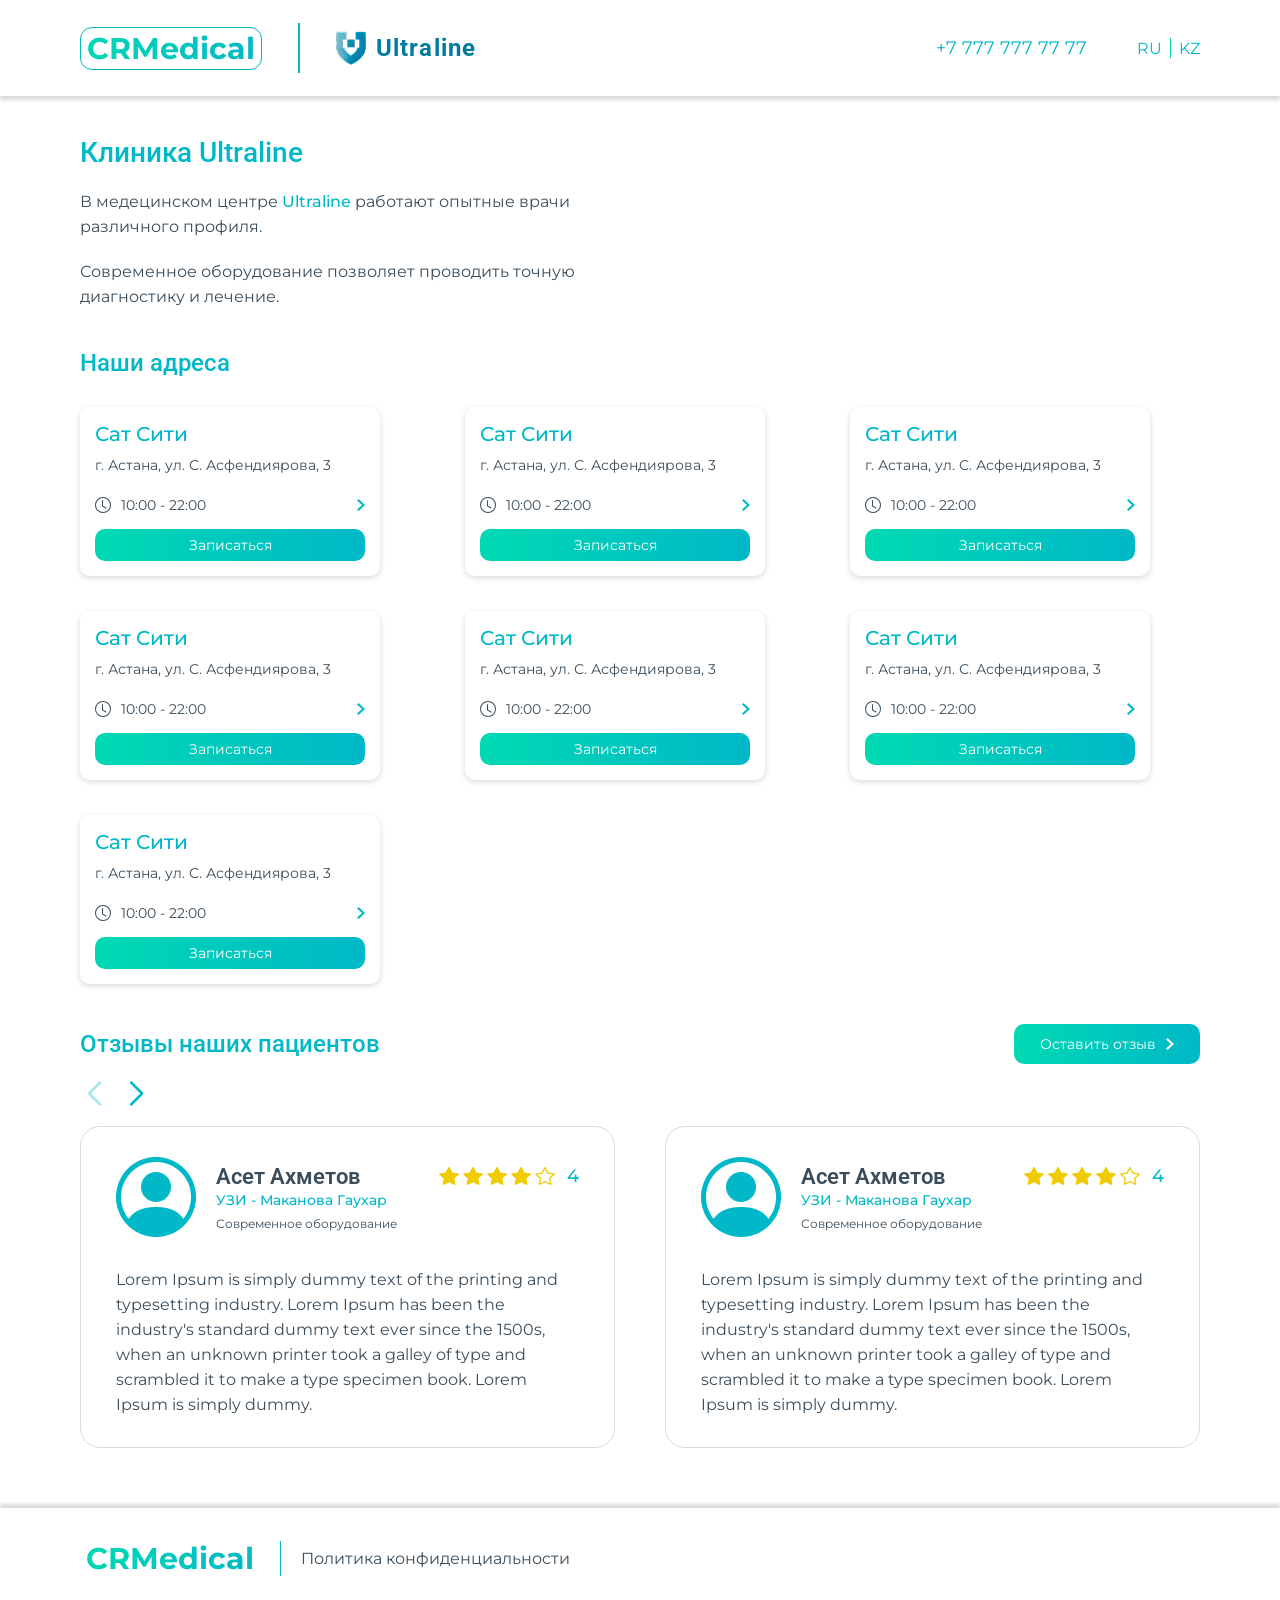
<file: index.html>
<!DOCTYPE html>
<html lang="en">
<head>
    <meta charset="UTF-8">
    <meta name="viewport" content="width=device-width, initial-scale=1.0">
    <title>CRMedical</title>
    <link rel="stylesheet" href="./styles/home.css">
    <link rel="stylesheet" href="./styles//global.css">
    <link
        rel="stylesheet"
        href="https://cdn.jsdelivr.net/npm/swiper@11/swiper-bundle.min.css"
    />
</head>
<body>
    <header class="header">
        <div class="container wrapper">
            <div class="header__logos">
                <span class="main__logo">CRMedical</span>
                <hr />
                <div class="second__logo-block">
                    <img src="./images/company__logo.png" alt="logo" class="second__logo-image" />
                    <h2 class="second__logo">Ultraline</h2>
                </div>
            </div>
            <div class="header__info">
                <p class="header__contact">+7 777 777 77 77</p>
                <div class="header__language">
                    <span>RU</span>
                    <hr />
                    <span>KZ</span>
                </div>
            </div>
        </div>
    </header>

    <main>
        <div class="welcome__block">
            <div class="container wrapper">
                <div class="welcome__info">
                    <h2 class="title">Клиника Ultraline</h2>
                    <p class="text welcome__text">
                        В медецинском центре <span>Ultraline</span>
                        работают опытные врачи различного профиля.
                    </p>
                    <p class="text welcome__text">
                        Современное оборудование позволяет проводить точную диагностику и лечение.
                    </p>
                </div>
                <div class="welcome__image"></div>
            </div>
        </div>

        <div class="our__addresses">
            <div class="container">
                <h2 class="second__title">Наши адреса</h2>
                <div class="address__wrapper">
                    <div class="address__card">
                        <h3 class="address__title">Сат Сити</h3>
                        <p class="address__text">г. Астана, ул. С. Асфендиярова, 3</p>
                        <span class="address__time">
                            <div>
                                <svg xmlns="http://www.w3.org/2000/svg" width="16" height="16" fill="currentColor" class="bi bi-clock time__clock" viewBox="0 0 16 16">
                                    <path d="M8 3.5a.5.5 0 0 0-1 0V9a.5.5 0 0 0 .252.434l3.5 2a.5.5 0 0 0 .496-.868L8 8.71z"/>
                                    <path d="M8 16A8 8 0 1 0 8 0a8 8 0 0 0 0 16m7-8A7 7 0 1 1 1 8a7 7 0 0 1 14 0"/>
                                </svg>
                                <p>10:00 - 22:00</p>
                            </div>
                            <svg width="8" height="12" viewBox="0 0 8 12" fill="none" xmlns="http://www.w3.org/2000/svg">
                                <path d="M4.97297 6L0 1.4L1.51351 0L8 6L1.51351 12L0 10.6L4.97297 6Z" fill="#00B8C8"/>
                            </svg>
                        </span>
                        <button class="address__button">Записаться</button>
                    </div>
                    <div class="address__card">
                        <h3 class="address__title">Сат Сити</h3>
                        <p class="address__text">г. Астана, ул. С. Асфендиярова, 3</p>
                        <span class="address__time">
                            <div>
                                <svg xmlns="http://www.w3.org/2000/svg" width="16" height="16" fill="currentColor" class="bi bi-clock time__clock" viewBox="0 0 16 16">
                                    <path d="M8 3.5a.5.5 0 0 0-1 0V9a.5.5 0 0 0 .252.434l3.5 2a.5.5 0 0 0 .496-.868L8 8.71z"/>
                                    <path d="M8 16A8 8 0 1 0 8 0a8 8 0 0 0 0 16m7-8A7 7 0 1 1 1 8a7 7 0 0 1 14 0"/>
                                </svg>
                                <p>10:00 - 22:00</p>
                            </div>
                            <svg width="8" height="12" viewBox="0 0 8 12" fill="none" xmlns="http://www.w3.org/2000/svg">
                                <path d="M4.97297 6L0 1.4L1.51351 0L8 6L1.51351 12L0 10.6L4.97297 6Z" fill="#00B8C8"/>
                            </svg>
                        </span>
                        <button class="address__button">Записаться</button>
                    </div>
                    <div class="address__card">
                        <h3 class="address__title">Сат Сити</h3>
                        <p class="address__text">г. Астана, ул. С. Асфендиярова, 3</p>
                        <span class="address__time">
                            <div>
                                <svg xmlns="http://www.w3.org/2000/svg" width="16" height="16" fill="currentColor" class="bi bi-clock time__clock" viewBox="0 0 16 16">
                                    <path d="M8 3.5a.5.5 0 0 0-1 0V9a.5.5 0 0 0 .252.434l3.5 2a.5.5 0 0 0 .496-.868L8 8.71z"/>
                                    <path d="M8 16A8 8 0 1 0 8 0a8 8 0 0 0 0 16m7-8A7 7 0 1 1 1 8a7 7 0 0 1 14 0"/>
                                </svg>
                                <p>10:00 - 22:00</p>
                            </div>
                            <svg width="8" height="12" viewBox="0 0 8 12" fill="none" xmlns="http://www.w3.org/2000/svg">
                                <path d="M4.97297 6L0 1.4L1.51351 0L8 6L1.51351 12L0 10.6L4.97297 6Z" fill="#00B8C8"/>
                            </svg>
                        </span>
                        <button class="address__button">Записаться</button>
                    </div>
                    <div class="address__card">
                        <h3 class="address__title">Сат Сити</h3>
                        <p class="address__text">г. Астана, ул. С. Асфендиярова, 3</p>
                        <span class="address__time">
                            <div>
                                <svg xmlns="http://www.w3.org/2000/svg" width="16" height="16" fill="currentColor" class="bi bi-clock time__clock" viewBox="0 0 16 16">
                                    <path d="M8 3.5a.5.5 0 0 0-1 0V9a.5.5 0 0 0 .252.434l3.5 2a.5.5 0 0 0 .496-.868L8 8.71z"/>
                                    <path d="M8 16A8 8 0 1 0 8 0a8 8 0 0 0 0 16m7-8A7 7 0 1 1 1 8a7 7 0 0 1 14 0"/>
                                </svg>
                                <p>10:00 - 22:00</p>
                            </div>
                            <svg width="8" height="12" viewBox="0 0 8 12" fill="none" xmlns="http://www.w3.org/2000/svg">
                                <path d="M4.97297 6L0 1.4L1.51351 0L8 6L1.51351 12L0 10.6L4.97297 6Z" fill="#00B8C8"/>
                            </svg>
                        </span>
                        <button class="address__button">Записаться</button>
                    </div>
                    <div class="address__card">
                        <h3 class="address__title">Сат Сити</h3>
                        <p class="address__text">г. Астана, ул. С. Асфендиярова, 3</p>
                        <span class="address__time">
                            <div>
                                <svg xmlns="http://www.w3.org/2000/svg" width="16" height="16" fill="currentColor" class="bi bi-clock time__clock" viewBox="0 0 16 16">
                                    <path d="M8 3.5a.5.5 0 0 0-1 0V9a.5.5 0 0 0 .252.434l3.5 2a.5.5 0 0 0 .496-.868L8 8.71z"/>
                                    <path d="M8 16A8 8 0 1 0 8 0a8 8 0 0 0 0 16m7-8A7 7 0 1 1 1 8a7 7 0 0 1 14 0"/>
                                </svg>
                                <p>10:00 - 22:00</p>
                            </div>
                            <svg width="8" height="12" viewBox="0 0 8 12" fill="none" xmlns="http://www.w3.org/2000/svg">
                                <path d="M4.97297 6L0 1.4L1.51351 0L8 6L1.51351 12L0 10.6L4.97297 6Z" fill="#00B8C8"/>
                            </svg>
                        </span>
                        <button class="address__button">Записаться</button>
                    </div>
                    <div class="address__card">
                        <h3 class="address__title">Сат Сити</h3>
                        <p class="address__text">г. Астана, ул. С. Асфендиярова, 3</p>
                        <span class="address__time">
                            <div>
                                <svg xmlns="http://www.w3.org/2000/svg" width="16" height="16" fill="currentColor" class="bi bi-clock time__clock" viewBox="0 0 16 16">
                                    <path d="M8 3.5a.5.5 0 0 0-1 0V9a.5.5 0 0 0 .252.434l3.5 2a.5.5 0 0 0 .496-.868L8 8.71z"/>
                                    <path d="M8 16A8 8 0 1 0 8 0a8 8 0 0 0 0 16m7-8A7 7 0 1 1 1 8a7 7 0 0 1 14 0"/>
                                </svg>
                                <p>10:00 - 22:00</p>
                            </div>
                            <svg width="8" height="12" viewBox="0 0 8 12" fill="none" xmlns="http://www.w3.org/2000/svg">
                                <path d="M4.97297 6L0 1.4L1.51351 0L8 6L1.51351 12L0 10.6L4.97297 6Z" fill="#00B8C8"/>
                            </svg>
                        </span>
                        <button class="address__button">Записаться</button>
                    </div>
                    <div class="address__card">
                        <h3 class="address__title">Сат Сити</h3>
                        <p class="address__text">г. Астана, ул. С. Асфендиярова, 3</p>
                        <span class="address__time">
                            <div>
                                <svg xmlns="http://www.w3.org/2000/svg" width="16" height="16" fill="currentColor" class="bi bi-clock time__clock" viewBox="0 0 16 16">
                                    <path d="M8 3.5a.5.5 0 0 0-1 0V9a.5.5 0 0 0 .252.434l3.5 2a.5.5 0 0 0 .496-.868L8 8.71z"/>
                                    <path d="M8 16A8 8 0 1 0 8 0a8 8 0 0 0 0 16m7-8A7 7 0 1 1 1 8a7 7 0 0 1 14 0"/>
                                </svg>
                                <p>10:00 - 22:00</p>
                            </div>
                            <svg width="8" height="12" viewBox="0 0 8 12" fill="none" xmlns="http://www.w3.org/2000/svg">
                                <path d="M4.97297 6L0 1.4L1.51351 0L8 6L1.51351 12L0 10.6L4.97297 6Z" fill="#00B8C8"/>
                            </svg>
                        </span>
                        <button class="address__button">Записаться</button>
                    </div>
                </div>
            </div>
        </div>

        <div class="reviews">
            <div class="container">
                <div class="review__top">
                    <h2 class="second__title review__title">
                        Отзывы наших пациентов
                    </h2>
                    <button class="review__button">
                        <span>
                            Оставить отзыв
                        </span>    
                            <svg width="8" height="12" viewBox="0 0 8 12" fill="#fff" xmlns="http://www.w3.org/2000/svg">
                                <path d="M4.97297 6L0 1.4L1.51351 0L8 6L1.51351 12L0 10.6L4.97297 6Z" fill="#fff"/>
                            </svg>
                    </button>
                </div>
                <div class="review__nav">
                    <div class="swiper-button-prev review__arrow"></div>
                    <div class="swiper-button-next review__arrow"></div>
                </div>
                <div class="swiper swiperReview">
                    <div class="swiper-wrapper">

                        <div class="swiper-slide">
                            <div class="review__card">
                                <div class="review__info">
                                    <div class="review__person">
                                        <img 
                                            src="images/person-circle 1.png"
                                            alt="person image" 
                                            class="review__image" 
                                        />
                                        <div class="review__person-info">
                                            <h3>Асет Ахметов</h3>
                                            <p>УЗИ - Маканова Гаухар</p>
                                            <span>Современное оборудование</span>
                                        </div>
                                    </div>

                                    <div class="review__stars">
                                        <img src="images/full__star.svg" alt="">
                                        <img src="images/full__star.svg" alt="">
                                        <img src="images/full__star.svg" alt="">
                                        <img src="images/full__star.svg" alt="">
                                        <img src="images/empty__star.svg" alt="">
                                        <p>4</p>
                                    </div>
                                </div>

                                <p class="text">
                                    Lorem Ipsum is simply dummy text of the printing and typesetting industry. Lorem Ipsum has been the industry's standard dummy text ever since the 1500s, when an unknown printer took a galley of type and scrambled it to make a type specimen book. Lorem Ipsum is simply dummy.
                                </p>
                            </div>
                        </div>
                        <div class="swiper-slide">
                            <div class="review__card">
                                <div class="review__info">
                                    <div class="review__person">
                                        <img 
                                            src="images/person-circle 1.png"
                                            alt="person image" 
                                            class="review__image" 
                                        />
                                        <div class="review__person-info">
                                            <h3>Асет Ахметов</h3>
                                            <p>УЗИ - Маканова Гаухар</p>
                                            <span>Современное оборудование</span>
                                        </div>
                                    </div>

                                    <div class="review__stars">
                                        <img src="images/full__star.svg" alt="">
                                        <img src="images/full__star.svg" alt="">
                                        <img src="images/full__star.svg" alt="">
                                        <img src="images/full__star.svg" alt="">
                                        <img src="images/empty__star.svg" alt="">
                                        <p>4</p>
                                    </div>
                                </div>

                                <p class="text">
                                    Lorem Ipsum is simply dummy text of the printing and typesetting industry. Lorem Ipsum has been the industry's standard dummy text ever since the 1500s, when an unknown printer took a galley of type and scrambled it to make a type specimen book. Lorem Ipsum is simply dummy.
                                </p>
                            </div>
                        </div>
                        <div class="swiper-slide">
                            <div class="review__card">
                                <div class="review__info">
                                    <div class="review__person">
                                        <img 
                                            src="images/person-circle 1.png"
                                            alt="person image" 
                                            class="review__image" 
                                        />
                                        <div class="review__person-info">
                                            <h3>Асет Ахметов</h3>
                                            <p>УЗИ - Маканова Гаухар</p>
                                            <span>Современное оборудование</span>
                                        </div>
                                    </div>

                                    <div class="review__stars">
                                        <img src="images/full__star.svg" alt="">
                                        <img src="images/full__star.svg" alt="">
                                        <img src="images/full__star.svg" alt="">
                                        <img src="images/full__star.svg" alt="">
                                        <img src="images/empty__star.svg" alt="">
                                        <p>4</p>
                                    </div>
                                </div>

                                <p class="text">
                                    Lorem Ipsum is simply dummy text of the printing and typesetting industry. Lorem Ipsum has been the industry's standard dummy text ever since the 1500s, when an unknown printer took a galley of type and scrambled it to make a type specimen book. Lorem Ipsum is simply dummy.
                                </p>
                            </div>
                        </div>
                        <div class="swiper-slide">
                            <div class="review__card">
                                <div class="review__info">
                                    <div class="review__person">
                                        <img 
                                            src="images/person-circle 1.png"
                                            alt="person image" 
                                            class="review__image" 
                                        />
                                        <div class="review__person-info">
                                            <h3>Асет Ахметов</h3>
                                            <p>УЗИ - Маканова Гаухар</p>
                                            <span>Современное оборудование</span>
                                        </div>
                                    </div>

                                    <div class="review__stars">
                                        <img src="images/full__star.svg" alt="">
                                        <img src="images/full__star.svg" alt="">
                                        <img src="images/full__star.svg" alt="">
                                        <img src="images/full__star.svg" alt="">
                                        <img src="images/empty__star.svg" alt="">
                                        <p>4</p>
                                    </div>
                                </div>

                                <p class="text">
                                    Lorem Ipsum is simply dummy text of the printing and typesetting industry. Lorem Ipsum has been the industry's standard dummy text ever since the 1500s, when an unknown printer took a galley of type and scrambled it to make a type specimen book. Lorem Ipsum is simply dummy.
                                </p>
                            </div>
                        </div>

                    </div>
                </div>
            </div>
        </div>
    </main>

    <footer class="footer">
        <div class="container footer__wrapper">
            <span class="footer__logo">CRMedical</span>
            <hr />
            <p class="text">Политика конфиденциальности</p>
        </div>
    </footer>

    <script src="https://cdn.jsdelivr.net/npm/swiper@11/swiper-bundle.min.js"></script>
    <script src="./script/main.js"></script>
</body>
</html>
</file>
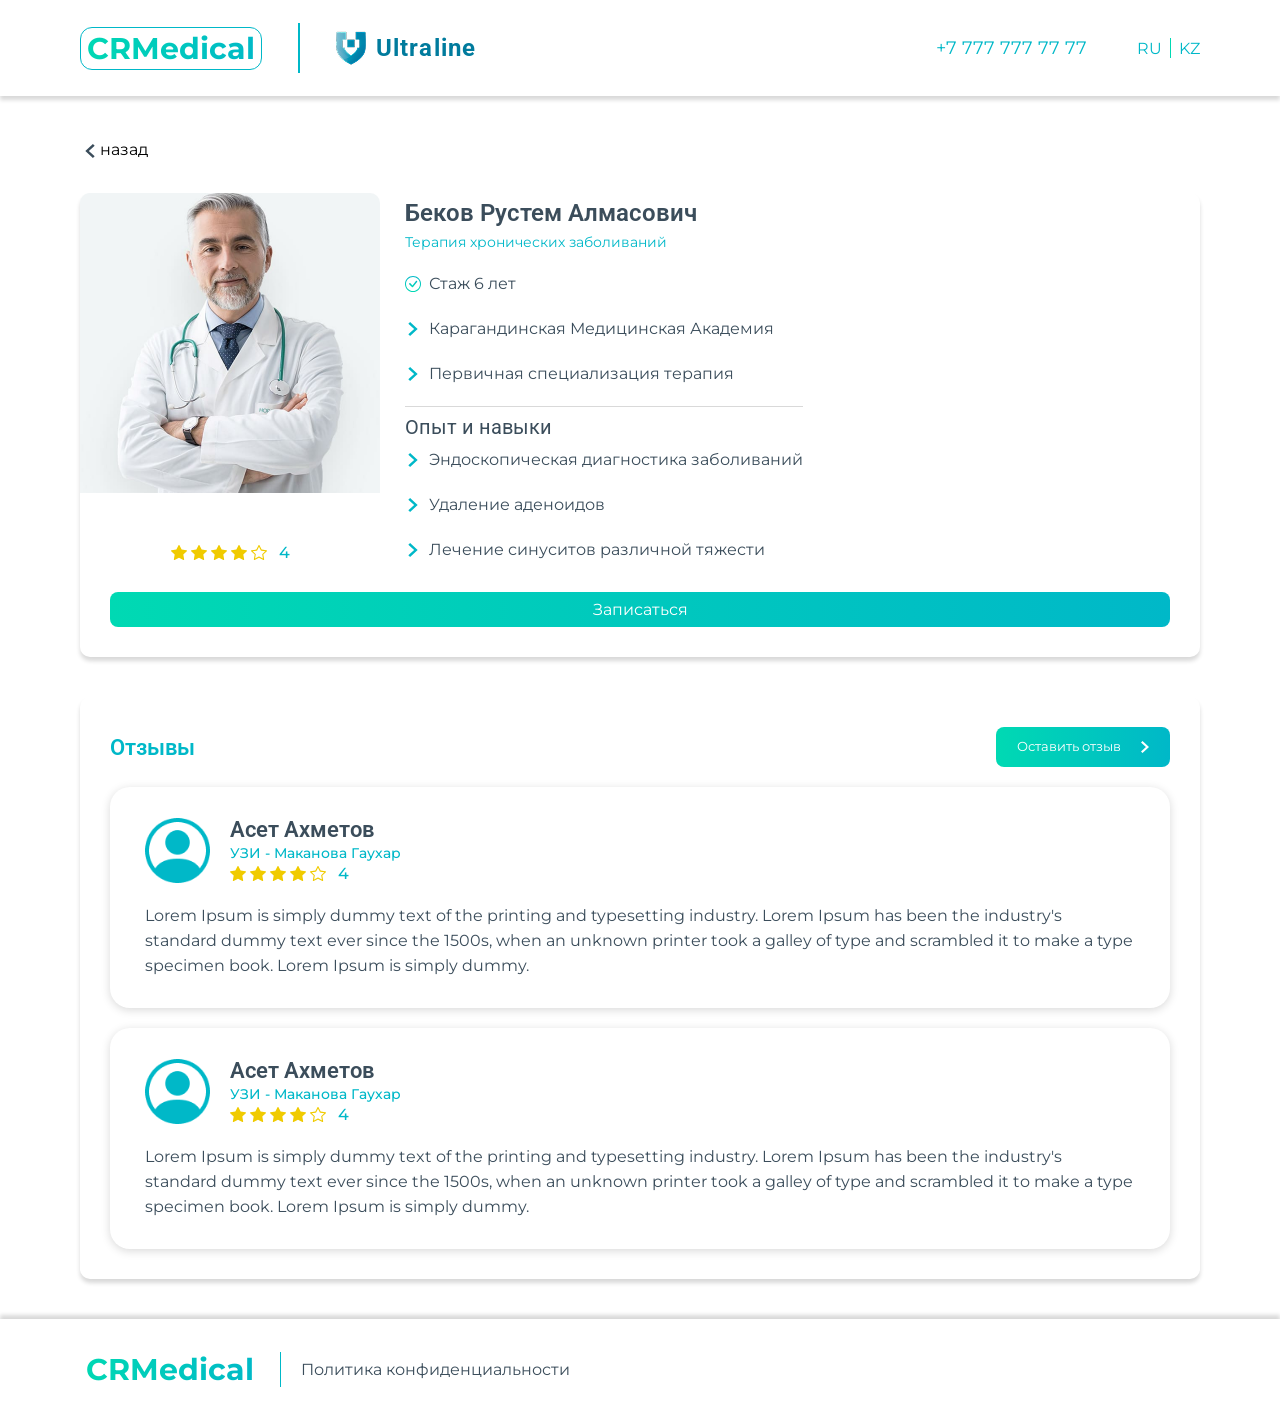
<file: doctor.html>
<!DOCTYPE html>
<html lang="en">
<head>
    <meta charset="UTF-8">
    <meta name="viewport" content="width=device-width, initial-scale=1.0">
    <title>CRMedical</title>
    <link rel="stylesheet" href="./styles/global.css">
    <link rel="stylesheet" href="./styles/doctor.css">
</head>
<body>
    <header class="header">
        <div class="container wrapper">
            <div class="header__logos">
                <span class="main__logo">CRMedical</span>
                <hr />
                <div class="second__logo-block">
                    <img src="./images/company__logo.png" alt="logo" class="second__logo-image" />
                    <h2 class="second__logo">Ultraline</h2>
                </div>
            </div>
            <div class="header__info">
                <p class="header__contact">+7 777 777 77 77</p>
                <div class="header__language">
                    <span>RU</span>
                    <hr />
                    <span>KZ</span>
                </div>
            </div>
        </div>
    </header>

    <div class="container">
        <button class="back__button">
            <svg width="10" height="14" viewBox="0 0 8 12" fill="#3B4D5B" class="back__icon" xmlns="http://www.w3.org/2000/svg">
                <path d="M4.97297 6L0 1.4L1.51351 0L8 6L1.51351 12L0 10.6L4.97297 6Z" fill="#3B4D5B"/>
            </svg>
            <p>назад</p>
        </button>
    </div>

    <main>
        <div class="container doctor__wrapper">
            <div class="doctor__block">
                <div class="doctor__block-wrapper">
                    <div class="doctor__block-left">
                        <img src="images/doctor__image.png" alt="" class="doctor__block-image" />
                        <div class="review__stars">
                            <img src="images/full__star.svg" alt="">
                            <img src="images/full__star.svg" alt="">
                            <img src="images/full__star.svg" alt="">
                            <img src="images/full__star.svg" alt="">
                            <img src="images/empty__star.svg" alt="">
                            <p>4</p>
                        </div>
                    </div>

                    <div class="doctor__block-right">
                        <h3 class="doctor__title">Беков Рустем Алмасович</h3>
                        <p class="doctor__prof">Терапия хронических заболиваний</p>
                            <div class="dop__stroke-block1">
                                <div class="dop__stroke">
                                    <img src="images/check-circle.svg" alt="" />
                                    <p class="text">Стаж 6 лет</p>
                                </div>
                                <div class="dop__stroke">
                                    <svg width="10" height="14" viewBox="0 0 8 12" fill="#3B4D5B" xmlns="http://www.w3.org/2000/svg">
                                        <path d="M4.97297 6L0 1.4L1.51351 0L8 6L1.51351 12L0 10.6L4.97297 6Z" fill="#00B8C8"/>
                                    </svg>
                                    <p class="text">Карагандинская Медицинская Академия</p>
                                </div>
                                <div class="dop__stroke">
                                    <svg width="10" height="14" viewBox="0 0 8 12" fill="#3B4D5B" xmlns="http://www.w3.org/2000/svg">
                                        <path d="M4.97297 6L0 1.4L1.51351 0L8 6L1.51351 12L0 10.6L4.97297 6Z" fill="#00B8C8"/>
                                    </svg>
                                    <p class="text">Первичная специализация терапия</p>
                                </div>
                            </div>
                            <hr />
                        <div class="dop__stroke-block">
                            <h4>Опыт и навыки</h4>
                            <div class="dop__stroke">
                                <svg width="10" height="14" viewBox="0 0 8 12" fill="#3B4D5B" xmlns="http://www.w3.org/2000/svg">
                                    <path d="M4.97297 6L0 1.4L1.51351 0L8 6L1.51351 12L0 10.6L4.97297 6Z" fill="#00B8C8"/>
                                </svg>
                                <p class="text">Эндоскопическая диагностика заболиваний</p>
                            </div>
                            <div class="dop__stroke">
                                <svg width="10" height="14" viewBox="0 0 8 12" fill="#3B4D5B" xmlns="http://www.w3.org/2000/svg">
                                    <path d="M4.97297 6L0 1.4L1.51351 0L8 6L1.51351 12L0 10.6L4.97297 6Z" fill="#00B8C8"/>
                                </svg>
                                <p class="text">Удаление аденоидов</p>
                            </div>
                            <div class="dop__stroke">
                                <svg width="10" height="14" viewBox="0 0 8 12" fill="#3B4D5B" xmlns="http://www.w3.org/2000/svg">
                                    <path d="M4.97297 6L0 1.4L1.51351 0L8 6L1.51351 12L0 10.6L4.97297 6Z" fill="#00B8C8"/>
                                </svg>
                                <p class="text">Лечение синуситов различной тяжести</p>
                            </div>
                        </div>
                    </div>
                </div>

                <button class="doctor__block-button">
                    Записаться
                </button>
            </div>

            <div class="doctor__reviews">
                <div class="doctor__reviews-top">
                    <h3 class="doctor__reviews-title">Отзывы</h3>
                    <button class="doctor__reviews-button">
                        <p>Оставить отзыв</p>
                        <svg width="8" height="12" viewBox="0 0 8 12" fill="#fff" xmlns="http://www.w3.org/2000/svg">
                            <path d="M4.97297 6L0 1.4L1.51351 0L8 6L1.51351 12L0 10.6L4.97297 6Z" fill="#fff"/>
                        </svg>
                    </button>
                </div>

                <div class="doctor__reviews-wrapper">
                    <div class="review__card">
                        <div class="review__info">
                            <div class="review__person">
                                <img 
                                    src="images/person-circle 1.png"
                                    alt="person image" 
                                    class="review__image" 
                                />
                                <div class="review__person-info">
                                    <h3>Асет Ахметов</h3>
                                    <p>УЗИ - Маканова Гаухар</p>
                                    <div class="review__stars">
                                        <img src="images/full__star.svg" alt="">
                                        <img src="images/full__star.svg" alt="">
                                        <img src="images/full__star.svg" alt="">
                                        <img src="images/full__star.svg" alt="">
                                        <img src="images/empty__star.svg" alt="">
                                        <p>4</p>
                                    </div>
                                </div>
                            </div>
                        </div>

                        <p class="text">
                            Lorem Ipsum is simply dummy text of the printing and typesetting industry. Lorem Ipsum has been the industry's standard dummy text ever since the 1500s, when an unknown printer took a galley of type and scrambled it to make a type specimen book. Lorem Ipsum is simply dummy.
                        </p>
                    </div>
                    <div class="review__card">
                        <div class="review__info">
                            <div class="review__person">
                                <img 
                                    src="images/person-circle 1.png"
                                    alt="person image" 
                                    class="review__image" 
                                />
                                <div class="review__person-info">
                                    <h3>Асет Ахметов</h3>
                                    <p>УЗИ - Маканова Гаухар</p>
                                    <div class="review__stars">
                                        <img src="images/full__star.svg" alt="">
                                        <img src="images/full__star.svg" alt="">
                                        <img src="images/full__star.svg" alt="">
                                        <img src="images/full__star.svg" alt="">
                                        <img src="images/empty__star.svg" alt="">
                                        <p>4</p>
                                    </div>
                                </div>
                            </div>
                        </div>

                        <p class="text">
                            Lorem Ipsum is simply dummy text of the printing and typesetting industry. Lorem Ipsum has been the industry's standard dummy text ever since the 1500s, when an unknown printer took a galley of type and scrambled it to make a type specimen book. Lorem Ipsum is simply dummy.
                        </p>
                    </div>
                </div>
            </div>
        </div>
    </main>
    <footer class="footer">
        <div class="container footer__wrapper">
            <span class="footer__logo">CRMedical</span>
            <hr />
            <p class="text">Политика конфиденциальности</p>
        </div>
    </footer>
</body>
</html>
</file>
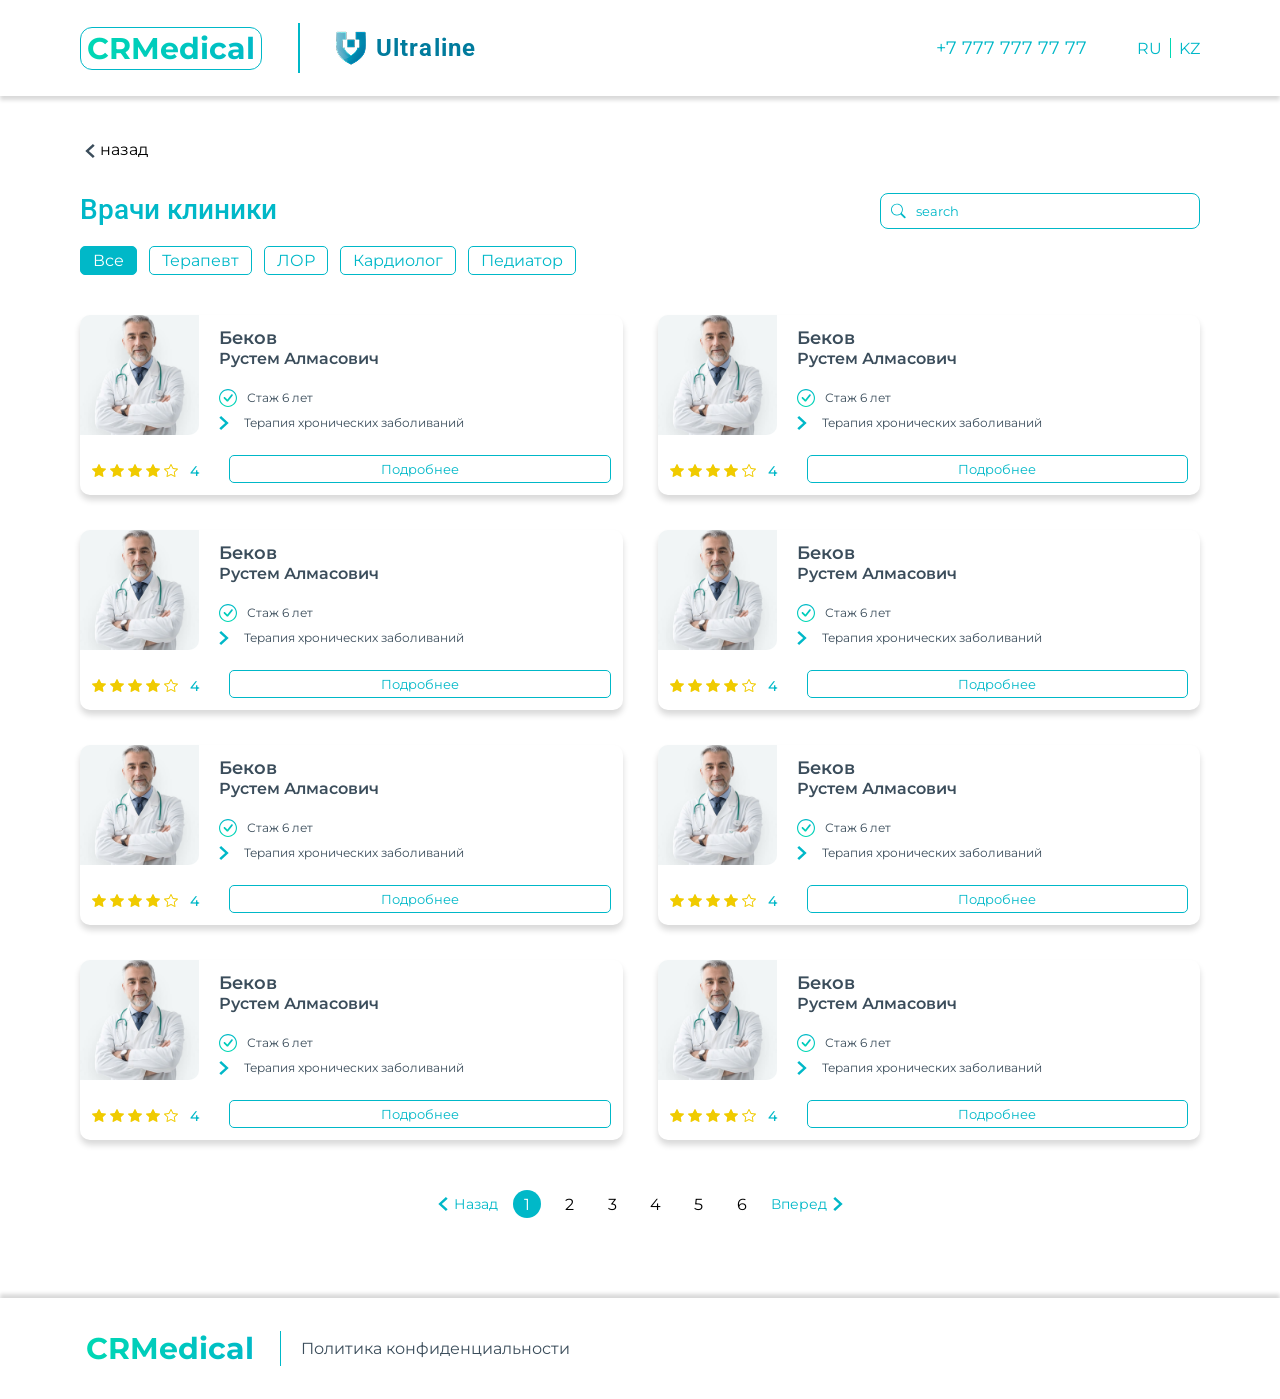
<file: doctors.html>
<!DOCTYPE html>
<html lang="en">
<head>
    <meta charset="UTF-8">
    <meta name="viewport" content="width=device-width, initial-scale=1.0">
    <title>CRMedical Doctors</title>
    <link rel="stylesheet" href="./styles/global.css">
    <link rel="stylesheet" href="./styles/doctors.css">
</head>
<body>
    <header class="header">
        <div class="container wrapper">
            <div class="header__logos">
                <span class="main__logo">CRMedical</span>
                <hr />
                <div class="second__logo-block">
                    <img src="./images/company__logo.png" alt="logo" class="second__logo-image" />
                    <h2 class="second__logo">Ultraline</h2>
                </div>
            </div>
            <div class="header__info">
                <p class="header__contact">+7 777 777 77 77</p>
                <div class="header__language">
                    <span>RU</span>
                    <hr />
                    <span>KZ</span>
                </div>
            </div>
        </div>
    </header>

    <div class="container">
        <button class="back__button">
            <svg width="10" height="14" viewBox="0 0 8 12" fill="#3B4D5B" class="back__icon" xmlns="http://www.w3.org/2000/svg">
                <path d="M4.97297 6L0 1.4L1.51351 0L8 6L1.51351 12L0 10.6L4.97297 6Z" fill="#3B4D5B"/>
            </svg>
            <p>назад</p>
        </button>
    </div>

    <main>
        <div class="doctors__choose">
            <div class="container doctors__choose-wrapper">
                <div>
                    <h2 class="title">Врачи клиники</h2>
                    <div class="choose__block">
                        <div class="choose__card">Все</div>
                        <div class="choose__card">Терапевт</div>
                        <div class="choose__card">ЛОР</div>
                        <div class="choose__card">Кардиолог</div>
                        <div class="choose__card">Педиатор</div>
                    </div>
                </div>

                <div class="doctors__search">
                    <svg width="16" height="16" viewBox="0 0 16 16" fill="none" xmlns="http://www.w3.org/2000/svg">
                        <path d="M11.7419 10.3421C12.7102 9.02083 13.1439 7.38264 12.9562 5.7553C12.7685 4.12796 11.9733 2.63149 10.7297 1.56528C9.48604 0.499068 7.88567 -0.0582491 6.24876 0.00482408C4.61184 0.0678972 3.05911 0.746709 1.90119 1.90545C0.743273 3.0642 0.0655718 4.61742 0.00366997 6.25438C-0.0582319 7.89134 0.500231 9.49131 1.56733 10.7342C2.63443 11.9771 4.13147 12.7712 5.75894 12.9577C7.38641 13.1442 9.0243 12.7094 10.3449 11.7401H10.3439C10.3733 11.7801 10.4059 11.8185 10.4419 11.8551L14.2919 15.7051C14.4794 15.8928 14.7338 15.9983 14.9991 15.9983C15.2643 15.9984 15.5188 15.8932 15.7064 15.7056C15.8941 15.5181 15.9995 15.2638 15.9996 14.9985C15.9997 14.7332 15.8944 14.4788 15.7069 14.2911L11.8569 10.4411C11.8212 10.4049 11.7827 10.3725 11.7419 10.3421ZM11.9999 6.49815C11.9999 7.22042 11.8577 7.93562 11.5813 8.60291C11.3049 9.2702 10.8997 9.87651 10.389 10.3872C9.87829 10.898 9.27197 11.3031 8.60468 11.5795C7.93739 11.8559 7.22219 11.9981 6.49992 11.9981C5.77765 11.9981 5.06245 11.8559 4.39516 11.5795C3.72787 11.3031 3.12156 10.898 2.61083 10.3872C2.10011 9.87651 1.69498 9.2702 1.41858 8.60291C1.14218 7.93562 0.999921 7.22042 0.999921 6.49815C0.999921 5.03946 1.57938 3.64051 2.61083 2.60906C3.64228 1.57761 5.04123 0.998147 6.49992 0.998147C7.95861 0.998147 9.35756 1.57761 10.389 2.60906C11.4205 3.64051 11.9999 5.03946 11.9999 6.49815Z" fill="#00B8C8"/>
                    </svg>
                    <input type="text" placeholder="search" />
                </div>
            </div>
        </div>

        <div class="container doctors__wrapper">
            <div class="doctor__card">
                <div class="doctor__card-info-block">
                    <img 
                        src="images/doctor__image.png" 
                        alt="doctor image" 
                        class="doctor__card-image"
                    />
                    <div class="doctor__card-info">
                        <h3 class="doctor__card-title">
                            <span>Беков</span><br />Рустем Алмасович
                        </h3>
                        <div class="doctor__card-info-dop">
                            <div class="dop__stroke">
                                <img src="images/check-circle.svg" alt="" />
                                <p class="text">Стаж 6 лет</p>
                            </div>
                            <div class="dop__stroke">
                                <svg width="10" height="14" viewBox="0 0 8 12" fill="#3B4D5B" xmlns="http://www.w3.org/2000/svg">
                                    <path d="M4.97297 6L0 1.4L1.51351 0L8 6L1.51351 12L0 10.6L4.97297 6Z" fill="#00B8C8"/>
                                </svg>
                                <p class="text">Терапия хронических заболиваний</p>
                            </div>
                        </div>
                    </div>
                </div>
                <div class="doctor__card-bottom">
                    <div class="review__stars">
                        <img src="images/full__star.svg" alt="">
                        <img src="images/full__star.svg" alt="">
                        <img src="images/full__star.svg" alt="">
                        <img src="images/full__star.svg" alt="">
                        <img src="images/empty__star.svg" alt="">
                        <p>4</p>
                    </div>
                    <button class="doctor__card-button">Подробнее</button>
                </div>
            </div>
            <div class="doctor__card">
                <div class="doctor__card-info-block">
                    <img 
                        src="images/doctor__image.png" 
                        alt="doctor image" 
                        class="doctor__card-image"
                    />
                    <div class="doctor__card-info">
                        <h3 class="doctor__card-title">
                            <span>Беков</span><br />Рустем Алмасович
                        </h3>
                        <div class="doctor__card-info-dop">
                            <div class="dop__stroke">
                                <img src="images/check-circle.svg" alt="" />
                                <p class="text">Стаж 6 лет</p>
                            </div>
                            <div class="dop__stroke">
                                <svg width="10" height="14" viewBox="0 0 8 12" fill="#3B4D5B" xmlns="http://www.w3.org/2000/svg">
                                    <path d="M4.97297 6L0 1.4L1.51351 0L8 6L1.51351 12L0 10.6L4.97297 6Z" fill="#00B8C8"/>
                                </svg>
                                <p class="text">Терапия хронических заболиваний</p>
                            </div>
                        </div>
                    </div>
                </div>
                <div class="doctor__card-bottom">
                    <div class="review__stars">
                        <img src="images/full__star.svg" alt="">
                        <img src="images/full__star.svg" alt="">
                        <img src="images/full__star.svg" alt="">
                        <img src="images/full__star.svg" alt="">
                        <img src="images/empty__star.svg" alt="">
                        <p>4</p>
                    </div>
                    <button class="doctor__card-button">Подробнее</button>
                </div>
            </div>
            <div class="doctor__card">
                <div class="doctor__card-info-block">
                    <img 
                        src="images/doctor__image.png" 
                        alt="doctor image" 
                        class="doctor__card-image"
                    />
                    <div class="doctor__card-info">
                        <h3 class="doctor__card-title">
                            <span>Беков</span><br />Рустем Алмасович
                        </h3>
                        <div class="doctor__card-info-dop">
                            <div class="dop__stroke">
                                <img src="images/check-circle.svg" alt="" />
                                <p class="text">Стаж 6 лет</p>
                            </div>
                            <div class="dop__stroke">
                                <svg width="10" height="14" viewBox="0 0 8 12" fill="#3B4D5B" xmlns="http://www.w3.org/2000/svg">
                                    <path d="M4.97297 6L0 1.4L1.51351 0L8 6L1.51351 12L0 10.6L4.97297 6Z" fill="#00B8C8"/>
                                </svg>
                                <p class="text">Терапия хронических заболиваний</p>
                            </div>
                        </div>
                    </div>
                </div>
                <div class="doctor__card-bottom">
                    <div class="review__stars">
                        <img src="images/full__star.svg" alt="">
                        <img src="images/full__star.svg" alt="">
                        <img src="images/full__star.svg" alt="">
                        <img src="images/full__star.svg" alt="">
                        <img src="images/empty__star.svg" alt="">
                        <p>4</p>
                    </div>
                    <button class="doctor__card-button">Подробнее</button>
                </div>
            </div>
            <div class="doctor__card">
                <div class="doctor__card-info-block">
                    <img 
                        src="images/doctor__image.png" 
                        alt="doctor image" 
                        class="doctor__card-image"
                    />
                    <div class="doctor__card-info">
                        <h3 class="doctor__card-title">
                            <span>Беков</span><br />Рустем Алмасович
                        </h3>
                        <div class="doctor__card-info-dop">
                            <div class="dop__stroke">
                                <img src="images/check-circle.svg" alt="" />
                                <p class="text">Стаж 6 лет</p>
                            </div>
                            <div class="dop__stroke">
                                <svg width="10" height="14" viewBox="0 0 8 12" fill="#3B4D5B" xmlns="http://www.w3.org/2000/svg">
                                    <path d="M4.97297 6L0 1.4L1.51351 0L8 6L1.51351 12L0 10.6L4.97297 6Z" fill="#00B8C8"/>
                                </svg>
                                <p class="text">Терапия хронических заболиваний</p>
                            </div>
                        </div>
                    </div>
                </div>
                <div class="doctor__card-bottom">
                    <div class="review__stars">
                        <img src="images/full__star.svg" alt="">
                        <img src="images/full__star.svg" alt="">
                        <img src="images/full__star.svg" alt="">
                        <img src="images/full__star.svg" alt="">
                        <img src="images/empty__star.svg" alt="">
                        <p>4</p>
                    </div>
                    <button class="doctor__card-button">Подробнее</button>
                </div>
            </div>
            <div class="doctor__card">
                <div class="doctor__card-info-block">
                    <img 
                        src="images/doctor__image.png" 
                        alt="doctor image" 
                        class="doctor__card-image"
                    />
                    <div class="doctor__card-info">
                        <h3 class="doctor__card-title">
                            <span>Беков</span><br />Рустем Алмасович
                        </h3>
                        <div class="doctor__card-info-dop">
                            <div class="dop__stroke">
                                <img src="images/check-circle.svg" alt="" />
                                <p class="text">Стаж 6 лет</p>
                            </div>
                            <div class="dop__stroke">
                                <svg width="10" height="14" viewBox="0 0 8 12" fill="#3B4D5B" xmlns="http://www.w3.org/2000/svg">
                                    <path d="M4.97297 6L0 1.4L1.51351 0L8 6L1.51351 12L0 10.6L4.97297 6Z" fill="#00B8C8"/>
                                </svg>
                                <p class="text">Терапия хронических заболиваний</p>
                            </div>
                        </div>
                    </div>
                </div>
                <div class="doctor__card-bottom">
                    <div class="review__stars">
                        <img src="images/full__star.svg" alt="">
                        <img src="images/full__star.svg" alt="">
                        <img src="images/full__star.svg" alt="">
                        <img src="images/full__star.svg" alt="">
                        <img src="images/empty__star.svg" alt="">
                        <p>4</p>
                    </div>
                    <button class="doctor__card-button">Подробнее</button>
                </div>
            </div>
            <div class="doctor__card">
                <div class="doctor__card-info-block">
                    <img 
                        src="images/doctor__image.png" 
                        alt="doctor image" 
                        class="doctor__card-image"
                    />
                    <div class="doctor__card-info">
                        <h3 class="doctor__card-title">
                            <span>Беков</span><br />Рустем Алмасович
                        </h3>
                        <div class="doctor__card-info-dop">
                            <div class="dop__stroke">
                                <img src="images/check-circle.svg" alt="" />
                                <p class="text">Стаж 6 лет</p>
                            </div>
                            <div class="dop__stroke">
                                <svg width="10" height="14" viewBox="0 0 8 12" fill="#3B4D5B" xmlns="http://www.w3.org/2000/svg">
                                    <path d="M4.97297 6L0 1.4L1.51351 0L8 6L1.51351 12L0 10.6L4.97297 6Z" fill="#00B8C8"/>
                                </svg>
                                <p class="text">Терапия хронических заболиваний</p>
                            </div>
                        </div>
                    </div>
                </div>
                <div class="doctor__card-bottom">
                    <div class="review__stars">
                        <img src="images/full__star.svg" alt="">
                        <img src="images/full__star.svg" alt="">
                        <img src="images/full__star.svg" alt="">
                        <img src="images/full__star.svg" alt="">
                        <img src="images/empty__star.svg" alt="">
                        <p>4</p>
                    </div>
                    <button class="doctor__card-button">Подробнее</button>
                </div>
            </div>
            <div class="doctor__card">
                <div class="doctor__card-info-block">
                    <img 
                        src="images/doctor__image.png" 
                        alt="doctor image" 
                        class="doctor__card-image"
                    />
                    <div class="doctor__card-info">
                        <h3 class="doctor__card-title">
                            <span>Беков</span><br />Рустем Алмасович
                        </h3>
                        <div class="doctor__card-info-dop">
                            <div class="dop__stroke">
                                <img src="images/check-circle.svg" alt="" />
                                <p class="text">Стаж 6 лет</p>
                            </div>
                            <div class="dop__stroke">
                                <svg width="10" height="14" viewBox="0 0 8 12" fill="#3B4D5B" xmlns="http://www.w3.org/2000/svg">
                                    <path d="M4.97297 6L0 1.4L1.51351 0L8 6L1.51351 12L0 10.6L4.97297 6Z" fill="#00B8C8"/>
                                </svg>
                                <p class="text">Терапия хронических заболиваний</p>
                            </div>
                        </div>
                    </div>
                </div>
                <div class="doctor__card-bottom">
                    <div class="review__stars">
                        <img src="images/full__star.svg" alt="">
                        <img src="images/full__star.svg" alt="">
                        <img src="images/full__star.svg" alt="">
                        <img src="images/full__star.svg" alt="">
                        <img src="images/empty__star.svg" alt="">
                        <p>4</p>
                    </div>
                    <button class="doctor__card-button">Подробнее</button>
                </div>
            </div>
            <div class="doctor__card">
                <div class="doctor__card-info-block">
                    <img 
                        src="images/doctor__image.png" 
                        alt="doctor image" 
                        class="doctor__card-image"
                    />
                    <div class="doctor__card-info">
                        <h3 class="doctor__card-title">
                            <span>Беков</span><br />Рустем Алмасович
                        </h3>
                        <div class="doctor__card-info-dop">
                            <div class="dop__stroke">
                                <img src="images/check-circle.svg" alt="" />
                                <p class="text">Стаж 6 лет</p>
                            </div>
                            <div class="dop__stroke">
                                <svg width="10" height="14" viewBox="0 0 8 12" fill="#3B4D5B" xmlns="http://www.w3.org/2000/svg">
                                    <path d="M4.97297 6L0 1.4L1.51351 0L8 6L1.51351 12L0 10.6L4.97297 6Z" fill="#00B8C8"/>
                                </svg>
                                <p class="text">Терапия хронических заболиваний</p>
                            </div>
                        </div>
                    </div>
                </div>
                <div class="doctor__card-bottom">
                    <div class="review__stars">
                        <img src="images/full__star.svg" alt="">
                        <img src="images/full__star.svg" alt="">
                        <img src="images/full__star.svg" alt="">
                        <img src="images/full__star.svg" alt="">
                        <img src="images/empty__star.svg" alt="">
                        <p>4</p>
                    </div>
                    <button class="doctor__card-button">Подробнее</button>
                </div>
            </div>
        </div>

        <div class="doctors__pagination">
            <div class="doctors__pagination-wrapper">
                <button class="pagination__button">
                    <svg width="10" height="14" viewBox="0 0 8 12" class="pagination__icon" fill="#3B4D5B" xmlns="http://www.w3.org/2000/svg">
                        <path d="M4.97297 6L0 1.4L1.51351 0L8 6L1.51351 12L0 10.6L4.97297 6Z" fill="#00B8C8"/>
                    </svg>
                    <p>Назад</p>
                </button>

                <span class="first__pag">1</span>
                <span>2</span>
                <span>3</span>
                <span>4</span>
                <span>5</span>
                <span>6</span>

                <button class="pagination__button">
                    <p>Вперед</p>
                    <svg width="10" height="14" viewBox="0 0 8 12" fill="#3B4D5B" xmlns="http://www.w3.org/2000/svg">
                        <path d="M4.97297 6L0 1.4L1.51351 0L8 6L1.51351 12L0 10.6L4.97297 6Z" fill="#00B8C8"/>
                    </svg>
                </button>
            </div>
        </div>
    </main>
    <footer class="footer">
        <div class="container footer__wrapper">
            <span class="footer__logo">CRMedical</span>
            <hr />
            <p class="text">Политика конфиденциальности</p>
        </div>
    </footer>
</body>
</html>
</file>
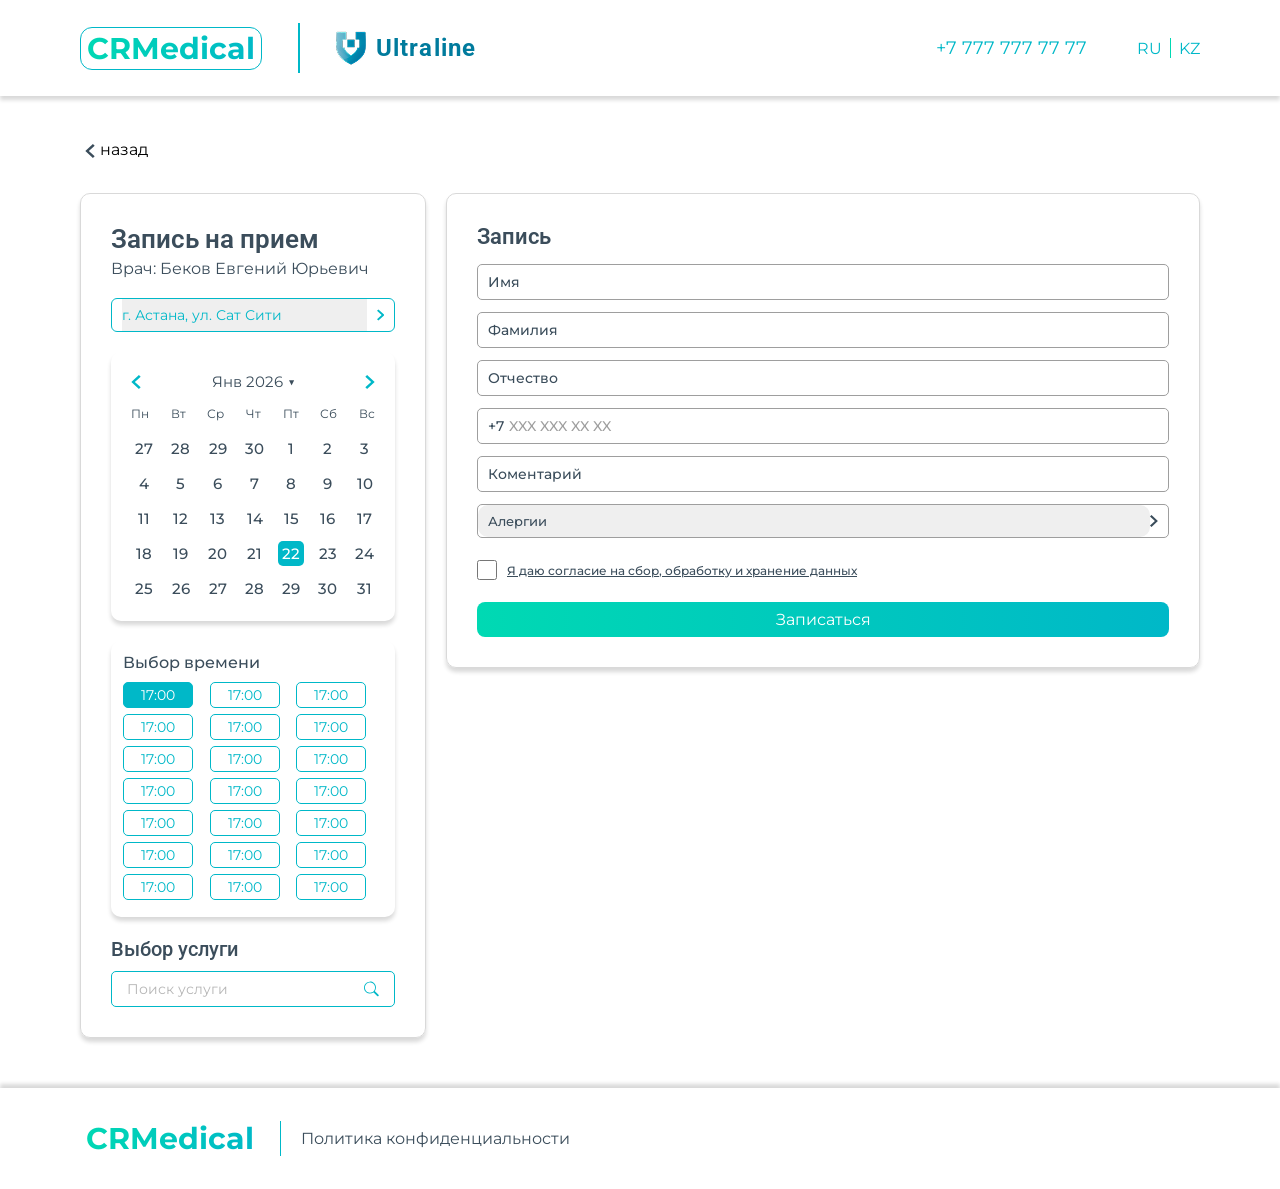
<file: form.html>
<!DOCTYPE html>
<html lang="en">
<head>
    <meta charset="UTF-8">
    <meta name="viewport" content="width=device-width, initial-scale=1.0">
    <title>CRMedical</title>
    <link rel="stylesheet" href="./styles/global.css">
    <link rel="stylesheet" href="./styles/form.css">
</head>
<body>
    <header class="header">
        <div class="container wrapper">
            <div class="header__logos">
                <span class="main__logo">CRMedical</span>
                <hr />
                <div class="second__logo-block">
                    <img src="./images/company__logo.png" alt="logo" class="second__logo-image" />
                    <h2 class="second__logo">Ultraline</h2>
                </div>
            </div>
            <div class="header__info">
                <p class="header__contact">+7 777 777 77 77</p>
                <div class="header__language">
                    <span>RU</span>
                    <hr />
                    <span>KZ</span>
                </div>
            </div>
        </div>
    </header>

    <div class="container">
        <button class="back__button">
            <svg width="10" height="14" viewBox="0 0 8 12" fill="#3B4D5B" class="back__icon" xmlns="http://www.w3.org/2000/svg">
                <path d="M4.97297 6L0 1.4L1.51351 0L8 6L1.51351 12L0 10.6L4.97297 6Z" fill="#3B4D5B"/>
            </svg>
            <p>назад</p>
        </button>
    </div>

    <main>
        <div class="container form__page-wrapper">
            <div class="date__block">
                <h2 class="date__title">Запись на прием</h2>
                <p class="date__doctor">Врач: Беков Евгений Юрьевич</p>
                <div class="date__city-field">
                    <select type="text" class="date__city-select">
                        <option value="Алматы">г. Астана, ул. Сат Сити</option>
                        <option value="Алматы">г. Астана, ул. Сат Сити</option>
                        <option value="Алматы">г. Астана, ул. Сат Сити</option>
                        <option value="Алматы">г. Астана, ул. Сат Сити</option>
                    </select>
                    <svg width="8" height="12" viewBox="0 0 8 12" fill="#00B8C8" xmlns="http://www.w3.org/2000/svg">
                        <path d="M4.97297 6L0 1.4L1.51351 0L8 6L1.51351 12L0 10.6L4.97297 6Z" fill="#00B8C8"/>
                    </svg>
                </div>

                <div class="choose__date-wrapper">

                    <div class="choose__blocks">
                        <div class="choose__date-block">
                            <div class="choose__date-month">
                                <svg width="10" height="14" viewBox="0 0 8 12" fill="#00B8C8" xmlns="http://www.w3.org/2000/svg">
                                    <path d="M4.97297 6L0 1.4L1.51351 0L8 6L1.51351 12L0 10.6L4.97297 6Z" fill="#00B8C8"/>
                                </svg>
                                <span>Янв 2026</span>
                                <svg width="10" height="14" viewBox="0 0 8 12" fill="#00B8C8" xmlns="http://www.w3.org/2000/svg">
                                    <path d="M4.97297 6L0 1.4L1.51351 0L8 6L1.51351 12L0 10.6L4.97297 6Z" fill="#00B8C8"/>
                                </svg>
                            </div>

                            <div class="choose__date-week">
                                <p>Пн</p>
                                <p>Вт</p>
                                <p>Ср</p>
                                <p>Чт</p>
                                <p>Пт</p>
                                <p>Сб</p>
                                <p>Вс</p>
                            </div>

                            <div class="choose__date-day">
                                <span>27</span>
                                <span>28</span>
                                <span>29</span>
                                <span>30</span>
                                <span>1</span>
                                <span>2</span>
                                <span>3</span>
                                <span>4</span>
                                <span>5</span>
                                <span>6</span>
                                <span>7</span>
                                <span>8</span>
                                <span>9</span>
                                <span>10</span>
                                <span>11</span>
                                <span>12</span>
                                <span>13</span>
                                <span>14</span>
                                <span>15</span>
                                <span>16</span>
                                <span>17</span>
                                <span>18</span>
                                <span>19</span>
                                <span>20</span>
                                <span>21</span>
                                <span class="active">22</span>
                                <span>23</span>
                                <span>24</span>
                                <span>25</span>
                                <span>26</span>
                                <span>27</span>
                                <span>28</span>
                                <span>29</span>
                                <span>30</span>
                                <span>31</span>
                            </div>
                        </div>
                        <div class="choose__time-block">
                            <p>Выбор времени</p>
                            <div class="time__block-wrapper">
                                <div class="time__card active">17:00</div>
                                <div class="time__card">17:00</div>
                                <div class="time__card">17:00</div>
                                <div class="time__card">17:00</div>
                                <div class="time__card">17:00</div>
                                <div class="time__card">17:00</div>
                                <div class="time__card">17:00</div>
                                <div class="time__card">17:00</div>
                                <div class="time__card">17:00</div>
                                <div class="time__card">17:00</div>
                                <div class="time__card">17:00</div>
                                <div class="time__card">17:00</div>
                                <div class="time__card">17:00</div>
                                <div class="time__card">17:00</div>
                                <div class="time__card">17:00</div>
                                <div class="time__card">17:00</div>
                                <div class="time__card">17:00</div>
                                <div class="time__card">17:00</div>
                                <div class="time__card">17:00</div>
                                <div class="time__card">17:00</div>
                                <div class="time__card">17:00</div>
                                <div class="time__card">17:00</div>
                                <div class="time__card">17:00</div>
                                <div class="time__card">17:00</div>
                                <div class="time__card">17:00</div>
                                <div class="time__card">17:00</div>
                                <div class="time__card">17:00</div>
                                <div class="time__card">17:00</div>
                                <div class="time__card">17:00</div>
                                <div class="time__card">17:00</div>
                                <div class="time__card">17:00</div>
                            </div>
                        </div>
                    </div>

                    <h3>Выбор услуги</h3>
                    <div class="search__service">
                        <input type="text" placeholder="Поиск услуги" class="search__service-field" />
                        <svg width="16" height="16" viewBox="0 0 16 16" fill="none" xmlns="http://www.w3.org/2000/svg">
                            <path d="M11.7419 10.3421C12.7102 9.02083 13.1439 7.38264 12.9562 5.7553C12.7685 4.12796 11.9733 2.63149 10.7297 1.56528C9.48604 0.499068 7.88567 -0.0582491 6.24876 0.00482408C4.61184 0.0678972 3.05911 0.746709 1.90119 1.90545C0.743273 3.0642 0.0655718 4.61742 0.00366997 6.25438C-0.0582319 7.89134 0.500231 9.49131 1.56733 10.7342C2.63443 11.9771 4.13147 12.7712 5.75894 12.9577C7.38641 13.1442 9.0243 12.7094 10.3449 11.7401H10.3439C10.3733 11.7801 10.4059 11.8185 10.4419 11.8551L14.2919 15.7051C14.4794 15.8928 14.7338 15.9983 14.9991 15.9983C15.2643 15.9984 15.5188 15.8932 15.7064 15.7056C15.8941 15.5181 15.9995 15.2638 15.9996 14.9985C15.9997 14.7332 15.8944 14.4788 15.7069 14.2911L11.8569 10.4411C11.8212 10.4049 11.7827 10.3725 11.7419 10.3421ZM11.9999 6.49815C11.9999 7.22042 11.8577 7.93562 11.5813 8.60291C11.3049 9.2702 10.8997 9.87651 10.389 10.3872C9.87829 10.898 9.27197 11.3031 8.60468 11.5795C7.93739 11.8559 7.22219 11.9981 6.49992 11.9981C5.77765 11.9981 5.06245 11.8559 4.39516 11.5795C3.72787 11.3031 3.12156 10.898 2.61083 10.3872C2.10011 9.87651 1.69498 9.2702 1.41858 8.60291C1.14218 7.93562 0.999921 7.22042 0.999921 6.49815C0.999921 5.03946 1.57938 3.64051 2.61083 2.60906C3.64228 1.57761 5.04123 0.998147 6.49992 0.998147C7.95861 0.998147 9.35756 1.57761 10.389 2.60906C11.4205 3.64051 11.9999 5.03946 11.9999 6.49815Z" fill="#00B8C8"/>
                        </svg>
                    </div>

                    <button class="date__mobile-button">Записаться</button>

                </div>
            </div>

            <div class="form__block">
                <h2 class="form__title">Запись</h2>
                <form class="form__block-form">
                    <label class="visibility__hidden" for="name">Имя</label>
                    <input type="text" placeholder="Имя">
                    <label class="visibility__hidden" for="name">Фамилия</label>
                    <input type="text" placeholder="Фамилия">
                    <label class="visibility__hidden" for="name">Отчество</label>
                    <input type="text" placeholder="Отчество">
                    <div class="form__input-number">
                        <label class="visibility__hidden" for="name">Телефон</label>
                        <span>+7</span>
                        <input class="form__input-number" type="text" placeholder="XXX XXX XX XX">
                    </div>
                    <label class="visibility__hidden" for="name">Коментарий</label>
                    <input type="text" placeholder="Коментарий">
                    <div class="form__select-block">
                        <select class="form__select">
                            <option value="" selected disabled>Алергии</option>
                            <option value="yes">Да</option>
                            <option value="no">Нет</option>
                        </select>
                        <svg width="8" height="12" viewBox="0 0 8 12" fill="#3B4D5B" xmlns="http://www.w3.org/2000/svg">
                            <path d="M4.97297 6L0 1.4L1.51351 0L8 6L1.51351 12L0 10.6L4.97297 6Z" fill="#3B4D5B"/>
                        </svg>
                    </div>
                    <div class="agree__block">
                        <input type="checkbox" class="agree__checkbox" />
                        <a class="agree__text">Я даю согласие на сбор, обработку и хранение данных</a>
                    </div>
                    <button type="submit" class="form__button">Записаться</button>
                </form>
            </div>
        </div>
    </main>
    <footer class="footer">
        <div class="container footer__wrapper">
            <span class="footer__logo">CRMedical</span>
            <hr />
            <p class="text">Политика конфиденциальности</p>
        </div>
    </footer>
</body>
</html>
</file>
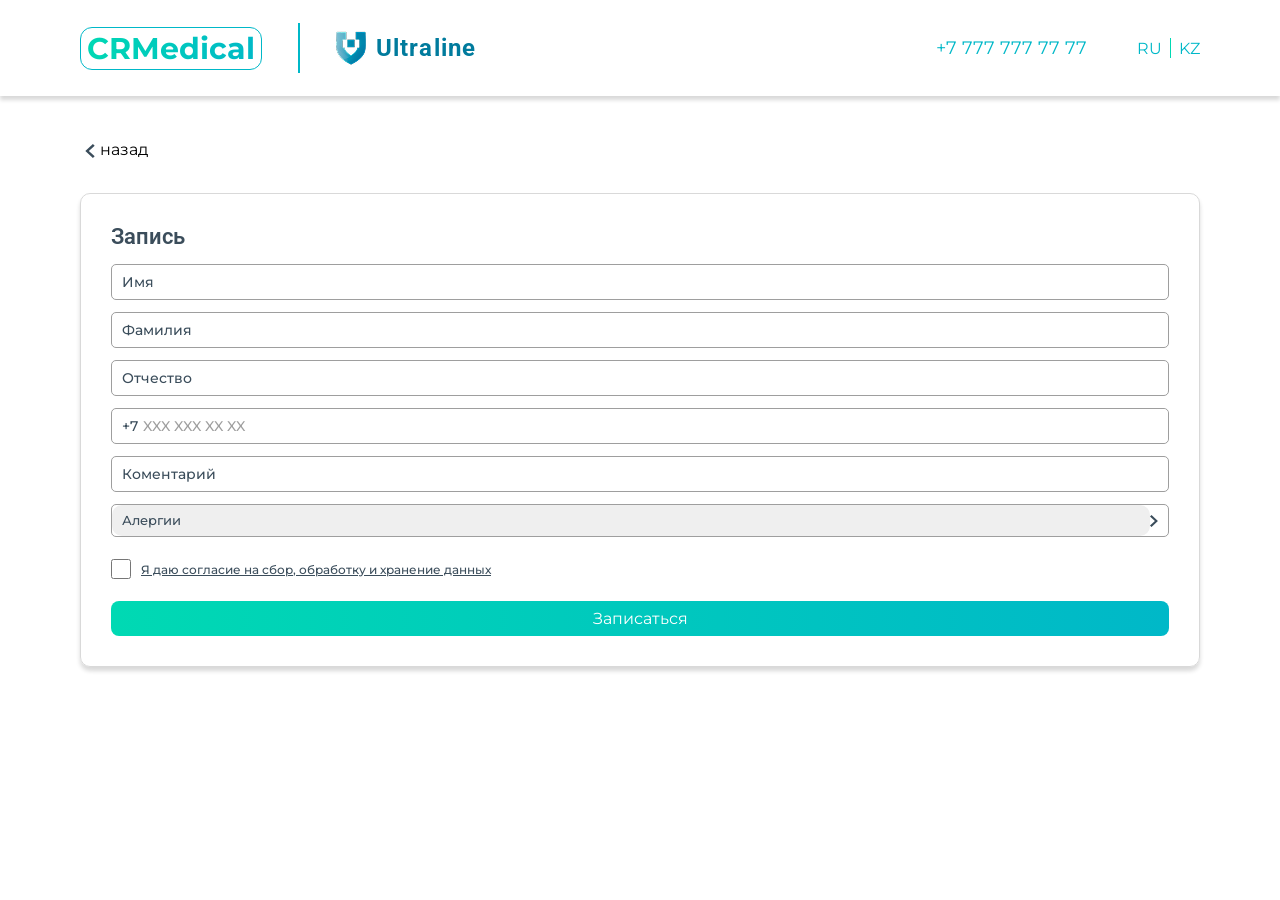
<file: mobile__form.html>
<!DOCTYPE html>
<html lang="en">
<head>
    <meta charset="UTF-8">
    <meta name="viewport" content="width=device-width, initial-scale=1.0">
    <title>CRMedical</title>
    <link rel="stylesheet" href="./styles/global.css">
    <link rel="stylesheet" href="./styles/mobile__form.css">

</head>
<body>
    <header class="header">
        <div class="container wrapper">
            <div class="header__logos">
                <span class="main__logo">CRMedical</span>
                <hr />
                <div class="second__logo-block">
                    <img src="./images/company__logo.png" alt="logo" class="second__logo-image" />
                    <h2 class="second__logo">Ultraline</h2>
                </div>
            </div>
            <div class="header__info">
                <p class="header__contact">+7 777 777 77 77</p>
                <div class="header__language">
                    <span>RU</span>
                    <hr />
                    <span>KZ</span>
                </div>
            </div>
        </div>
    </header>

    <div class="container">
        <button class="back__button">
            <svg width="10" height="14" viewBox="0 0 8 12" fill="#3B4D5B" class="back__icon" xmlns="http://www.w3.org/2000/svg">
                <path d="M4.97297 6L0 1.4L1.51351 0L8 6L1.51351 12L0 10.6L4.97297 6Z" fill="#3B4D5B"/>
            </svg>
            <p>назад</p>
        </button>
    </div>

    <main>
        <div class="container form__page-wrapper">
            <div class="form__block">
                <h2 class="form__title">Запись</h2>
                <form class="form__block-form">
                    <label class="visibility__hidden" for="name">Имя</label>
                    <input type="text" placeholder="Имя">
                    <label class="visibility__hidden" for="name">Фамилия</label>
                    <input type="text" placeholder="Фамилия">
                    <label class="visibility__hidden" for="name">Отчество</label>
                    <input type="text" placeholder="Отчество">
                    <div class="form__input-number">
                        <label class="visibility__hidden" for="name">Телефон</label>
                        <span>+7</span>
                        <input class="form__input-number" type="text" placeholder="XXX XXX XX XX">
                    </div>
                    <label class="visibility__hidden" for="name">Коментарий</label>
                    <input type="text" placeholder="Коментарий">
                    <div class="form__select-block">
                        <select class="form__select">
                            <option value="" selected disabled>Алергии</option>
                            <option value="yes">Да</option>
                            <option value="no">Нет</option>
                        </select>
                        <svg width="8" height="12" viewBox="0 0 8 12" fill="#3B4D5B" xmlns="http://www.w3.org/2000/svg">
                            <path d="M4.97297 6L0 1.4L1.51351 0L8 6L1.51351 12L0 10.6L4.97297 6Z" fill="#3B4D5B"/>
                        </svg>
                    </div>
                    <div class="agree__block">
                        <input type="checkbox" class="agree__checkbox" />
                        <a class="agree__text">Я даю согласие на сбор, обработку и хранение данных</a>
                    </div>
                    <button type="submit" class="form__button">Записаться</button>
                </form>
            </div>
        </div>
    </main>
</body>
</html>
</file>
<file: styles/home.css>
.welcome__block{
    margin-bottom: 40px;
}

.welcome__info{
    display: flex;
    flex-direction: column;
    row-gap: 20px;
}

.welcome__text{
    max-width: 500px;

    & span{
        color: var(--main-blue);
        font-weight: 500;
    }
}

.our__addresses{
    margin-bottom: 40px;
}

.address__wrapper{
    display: grid;
    grid-template-columns: repeat(auto-fill, minmax(300px, 1fr));
    gap: 35px;
}

.address__card{
    width: 300px;
    padding: 15px;
    box-shadow: 0 2px 6px 0 var(--shadow);
    border-radius: 10px;
}

.address__title{
    font-size: 20px;
    font-weight: 500;
    color: var(--main-blue);
    font-family: "Montserrat", sans-serif;
    margin-bottom: 10px;
}

.address__text{
    font-size: 14px;
    font-weight: 400;
    color: var(--main-text);
    margin-bottom: 22px;
}

.address__time{
    display: flex;
    align-items: center;
    margin-bottom: 15px;
    justify-content: space-between;
}

.address__time div{
    display: flex;
    align-items: center;
    column-gap: 10px;
    color: #3B4D5B;

    & p{
        font-size: 14px;
    }
}

.address__button {
  background: linear-gradient(90deg, #00D9B3, #00B8C8, #00D9B3);
  background-size: 200% 100%;
  background-position: left;

  width: 100%;
  padding: 6px 0px;
  cursor: pointer;
  border-radius: 10px;
  color: #fff;
  border: 1px solid transparent;
  font-size: 14px;

  transition: background-position 0.3s ease;

  &:hover{
    background-position: right;
  }
}

.reviews{
    margin-bottom: 60px;
}

.review__top{
    display: flex;
    align-items: center;
    justify-content: space-between;
    margin-bottom: 30px;
}

.review__title{
    margin-bottom: 0 !important;
}

.review__button{
    background: linear-gradient(90deg, #00D9B3, #00B8C8, #00D9B3);
    background-size: 200% 100%;
    background-position: left;

    padding: 10px 25px;
    cursor: pointer;
    border-radius: 10px;
    color: #fff;
    border: 1px solid transparent;
    font-size: 14px;

    transition: background-position 0.3s ease;

    display: flex;
    align-items: center;
    column-gap: 10px;

    &:hover{
        background-position: right;
    }

    & span{
        float: left;
    }

    & svg{
        float: right;
    }   
}

.review__card{
    border-radius: 20px;
    border: 1px solid var(--shadow);
    padding: 30px 35px;
}

.swiper__button {
    background: black;
    color: white;
    border: none;
    font-size: 22px;
    cursor: pointer;
    width: 45px;
    height: 45px;
    border-radius: 50%;
    transition: 0.2s;

    &:hover{
        transform: scale(1.1);
    }
}

.review__info{
    display: flex;
    justify-content: space-between;
    align-items: start;
    margin-bottom: 30px;
}

.review__person{
    display: flex;
    align-items: center;
    column-gap: 20px;
}

.review__person-info{
    display: flex;
    flex-direction: column;
    row-gap: 2px;

    & h3{
        font-size: 22px;
        font-weight: 600;
        color: var(--main-text);
    }

    & p{
        font-size: 14px;
        font-weight: 500;
        color: var(--main-blue);
        margin-bottom: 5px;
    }

    & span{
        font-size: 12px;
        color: var(--main-text);
        white-space: nowrap;
    }
}

.review__stars{
    display: flex;
    column-gap: 4px;
    align-items: center;
    margin-top: 8px;

    & p{
        margin-left: 8px;
        color: var(--main-blue);
        font-weight: 500;
        font-size: 18px;
    }

    & img{
        width: 20px;
    }
}

.review__nav {
  display: flex;
  gap: 15px;
  margin-bottom: 10px;
}

.review__arrow {
  position: static !important;
  width: 45px;
  height: 45px;
  border-radius: 50%;
}

.swiper-button-next::after,
.swiper-button-prev::after {
    font-weight: 700;    
    font-size: 24px !important;
    color: var(--main-blue);
}








@media(max-width: 1250px) {
    .review__stars{
        & img{
            width: 12px;
        }

        & p{
            font-size: 14px;
        }
    }

    .reviews__wrapper{
        column-gap: 20px;
    }

    .review__card{
        width: 100%;
    }
}

@media(max-width: 1100px){
    .reviews__wrapper{
        flex-direction: column;
        row-gap: 20px;
    }
}

@media(max-width: 820px){
    .welcome__text{
        max-width: 360px;
    }
}

@media(max-width: 750px){
    .address__card{
        width: 100%;
    }
}

@media(max-width: 670px){
    .review__top{
        flex-direction: column;
        align-items: start;
    }

    .review__title{
        margin-bottom: 10px !important;
    }

    .review__button{
        width: 100%;
        justify-content: space-between;
    }
}

@media(max-width: 580px){
    .review__person-info{
        & h3{
            font-size: 16px;
        }

        & p{
            font-size: 12px;
        }

        & span{
            font-size: 10px;
        }
    }

    .review__image{
        width: 60px;
    }

    .review__info{
        flex-direction: column;
        row-gap: 5px;
        margin-bottom: 10px;
    }

    .review__card{
        padding: 15px;
    }
}

@media(max-width: 450px){
    .welcome__info{
        row-gap: 6px;
    }

    .welcome__text{
        max-width: 270px;
        line-height: 20px !important;
    }
}
</file>
<file: styles/global.css>
@import url('https://fonts.googleapis.com/css2?family=Montserrat:ital,wght@0,100..900;1,100..900&family=Roboto:ital,wght@0,100..900;1,100..900&display=swap');

*{
    box-sizing: border-box;
    margin: 0;
    padding: 0;
    font-family: "Montserrat", sans-serif;
}

:root{
    --main-green: #00D9B3;
    --main-blue: #00B8C8;
    --main-text: #3B4D5B;
    --shadow: #d9d9d9;
}

h1, h2, h3, h4, h5, h6{
    font-family: "Roboto", sans-serif;
}

.container{
    margin-left: 80px;
    margin-right: 80px;
}

.wrapper{
    display: flex;
    align-items: center;
    justify-content: space-between;
}

.header{
    padding-block: 23px;
    box-shadow: 0 4px 4px 0 #D9D9D9;
    margin-bottom: 40px;
}

.header__logos{
    display: flex;
    align-items: center;
    column-gap: 36px;

    & hr{
        height: 50px;
        border: none;
        width: 1.5px;
        background-color: #00B8C8;
    }
}

.main__logo {
  background-image: linear-gradient(90deg, #00D9B3, #00B8C8);
  -webkit-background-clip: text;
  background-clip: text;
  -webkit-text-fill-color: transparent;
  color: transparent; 
  font-size: 30px;
  font-weight: 700;
  cursor: pointer;
    
  border: 1px solid #00B8C8;
  padding: 2px 6px;
  border-radius: 12px;
}

.second__logo-block{
    display: flex;
    align-items: center;
    column-gap: 10px;
    cursor: pointer;
}

.second__logo{
    font-size: 24px;
    letter-spacing: 1.2px;
    color: #007B9D;
    font-weight: 700;
}

.header__info{
    display: flex;
    align-items: center;
    column-gap: 50px;
}

.header__contact{
    color: #00B8C8;
    font-size: 18px;
    font-weight: 400;
}

.header__language{
    display: flex;
    align-items: center;
    column-gap: 8px;
    color: #00B8C8;

    & span {
        cursor: pointer;
        transition: .2s;

        &:hover{
            color: #3B4D5B;
        }
    }

    & hr{
        height: 20px;
        border: none;
        width: 1.5px;
        background-color: #00D9B3;
    }
}

.title{
    font-size: 28px;
    color: var(--main-blue);
    font-weight: 500;
}

.text{
    font-size: 16px;
    color: var(--main-text);
    line-height: 25px;
}

.second__title{
    font-size: 24px;
    color: var(--main-blue);
    font-weight: 500;
    margin-bottom: 30px;
}

.footer{
    width: 100%;
    padding-block: 30px;
    box-shadow: 0 -4px 4px 0 var(--shadow);

    & hr{
        height: 35px;
        width: 1px;
        background-color: var(--main-blue);
        border: none;
    }
}

.footer__logo{
    background-image: linear-gradient(90deg, #00D9B3, #00B8C8);
    -webkit-background-clip: text;
    background-clip: text;
    -webkit-text-fill-color: transparent;
    color: transparent; 
    font-size: 30px;
    font-weight: 700;
    cursor: pointer;
        
    padding: 2px 6px;
    border-radius: 12px;
}

.footer__wrapper{
    display: flex;
    align-items: center;
    column-gap: 20px;
}

.back__button{
    display: flex;
    align-items: center;
    column-gap: 5px;
    padding: 4px 5px;
    background-color: transparent;
    border: none;
    cursor: pointer;
    margin-bottom: 30px;
    transition: .2s;

    &:hover{
        transform: scale(1.08);
    }

    & p{
        font-size: 16px;
    }
}

.back__icon{
    margin-top: 2px;
    transform: rotate(180deg);
}

.visibility__hidden{
    display: none;
    opacity: 0;
}



@media(max-width: 880px) {
    .container{
        margin-left: 50px;
        margin-right: 50px;
    }

    .header__logos{
        column-gap: 20px;
    }

    .main__logo{
        font-size: 24px;
    }

    .header__logos hr{
        height: 40px;
    }

    .second__logo-block{
        column-gap: 5px;
    }

    .second__logo{
        font-size: 22px;
    }

    .header__contact{
        font-size: 14px;
    }

    .header__info{
        column-gap: 20px;
    }

    .second__logo-image{
        width: 28px;
    }

    .header__language hr{
        width: 1px;
    }

    .header__language span{
        font-size: 14px;
    }
}

@media(max-width: 650px) {
    .header{
        padding-block: 15px;
    }

    .header__info{
        flex-direction: column-reverse;
        align-items: end;
        row-gap: 5px;
    }

    .main__logo{
        font-size: 18px;
        border-radius: 8px;
    }

    .second__logo{
        font-size: 16px;
    }

    .second__logo-image{
        width: 25px;
    }

    .footer__wrapper{
        column-gap: 10px;
    }

    .footer__logo{
        font-size: 24px;
    }

    .footer .text{
        font-size: 14px;
    }

    .title{
        font-size: 26px;
    }
}

@media(max-width: 525px){
    .container{
        margin-left: 20px;
        margin-right: 20px;
    }

    .header{
        padding-block: 12px;
    }

    .footer{
        padding-block: 15px;
    }

    .footer__wrapper{
        column-gap: 10px;

        & hr{
            height: 22px;
        }
    }

    .footer__logo{
        font-size: 18px;
    }

    .footer .text{
        font-size: 10px;
    }

    .second__title{
        font-size: 18px;
        margin-bottom: 20px;
    }

    .back__button{
        margin-bottom: 10px;
    }
}

@media(max-width: 450px){
    .header__language {
        & hr{
            height: 12px;
        }

        & span{
            font-size: 10px;
        }
    }

    .header__contact{
        font-size: 10px;
    }

    .header__logos{
        column-gap: 8px;

        & hr{
            height: 30px;
        }
    }

    .main__logo{
        font-size: 16px;
        border-radius: 8px;
    }

    .second__logo{
        font-size: 16px;
    }

    .second__logo-image{
        width: 20px;
    }

    .title{
        font-size: 20px;
    }

    .text{
        font-size: 12px;
        line-height: 20px;
    }
}
</file>
<file: styles/doctor.css>
.doctor__wrapper{
    display: flex;
    align-items: start;
    justify-content: space-between;
    column-gap: 50px;
    margin-bottom: 40px;
}

.review__stars{
    display: flex;
    column-gap: 4px;
    align-items: center;

    & p{
        margin-left: 8px;
        color: var(--main-blue);
        font-weight: 500;
        font-size: 18px;
    }

    & img{
        width: 20px;
    }
}

.doctor__block{
    box-shadow: 0 4px 4px 0 var(--shadow);
    border-radius: 10px;
    padding-right: 60px;
    padding-bottom: 30px;
    white-space: nowrap;
    width: 100%;
}

.doctor__block-wrapper{
    display: flex;
    column-gap: 25px;
    margin-bottom: 30px;
}

.doctor__block-left{
    display: flex;
    flex-direction: column;
    row-gap: 30px;
    align-items: center;
    justify-content: space-between;
}

.doctor__block-image{
    width: 300px;
    height: 300px;
    border-top-right-radius: 10px;
}

.doctor__block-right{
    display: flex;
    flex-direction: column;
    row-gap: 20px;
    padding-top: 20px;
    padding-right: 50px;

    & h4{
        font-size: 20px;
        font-weight: 400;
        color: var(--main-text);
        line-height: 0;
    }

    & hr{
        border: none;
        height: 1px;
        background-color: var(--shadow);
    }
}

.dop__stroke{
    display: flex;
    align-items: center;
    column-gap: 8px;

    & svg{
        width: 16px;
    }
}

.doctor__title{
    font-size: 24px;
    color: var(--main-text);
    font-weight: 600;
    line-height: 0;
}

.doctor__prof{
    color: var(--main-blue);
    font-size: 14px;
}

.doctor__block-button{
    font-size: 16px;
    margin-left: 30px;
    margin-right: 30px;
    width: 100%;
    padding-block: 8px;
    background: linear-gradient(90deg, #00D9B3, #00B8C8, #00D9B3);
    background-size: 200% 100%;
    background-position: left;
    border: none;
    color: #fff;
    border-radius: 8px;
    cursor: pointer;
    transition: .2s;

    &:hover{
        background-position: right;
    }
}

.doctor__reviews{
    display: flex;
    flex-direction: column;
    width: 100%;
    box-shadow: 0 4px 4px 0 var(--shadow);
    border-radius: 10px;
    padding: 30px;
    min-width: 420px;
}

.doctor__reviews-top{
    display: flex;
    align-items: center;
    justify-content: space-between;
    margin-bottom: 20px;
}

.doctor__reviews-button{
    display: flex;
    column-gap: 20px;
    align-items: center;
    padding: 10px 20px;
    background: linear-gradient(90deg, #00D9B3, #00B8C8, #00D9B3);
    background-size: 200% 100%;
    background-position: left;
    border: 1px solid transparent;
    border-radius: 8px;
    color: #fff;
    cursor: pointer;
    transition: .2s;

    &:hover{
        background-position: right;
    }

    & p{
        margin-bottom: 2px;
    }
}

.doctor__reviews-title{
    font-size: 22px;
    font-weight: 600;
    color: var(--main-blue);
}

.review__card{
    width: 100%;
    box-shadow: 0 2px 10px 0 var(--shadow);
    border-radius: 20px;
    padding: 30px 35px;
}

.review__info{
    display: flex;
    justify-content: space-between;
    align-items: start;
    margin-bottom: 20px;
}

.review__person{
    display: flex;
    align-items: center;
    column-gap: 20px;
}

.review__person-info{
    display: flex;
    flex-direction: column;
    row-gap: 2px;

    & h3{
        font-size: 22px;
        font-weight: 600;
        color: var(--main-text);
    }

    & p{
        font-size: 14px;
        font-weight: 500;
        color: var(--main-blue);
    }

    & span{
        font-size: 12px;
        color: var(--main-text);
        white-space: nowrap;
    }
}

.review__stars{
    display: flex;
    column-gap: 4px;
    align-items: center;

    & p{
        color: var(--main-blue);
        font-weight: 500;
        font-size: 16px;
    }

    & img{
        width: 16px;
    }
}

.review__image{
    width: 65px;
}

.doctor__reviews-wrapper{
    display: flex;
    flex-direction: column;
    row-gap: 20px;
}

.dop__stroke-block, .dop__stroke-block1{
    display: flex;
    flex-direction: column;
    row-gap: 20px;
}





@media(max-width: 1580px){
    .doctor__wrapper{
        flex-direction: column;
        row-gap: 40px;
    }
}

@media(max-width: 940px){
    .doctor__block-image{
        width: 250px;
        height: 250px;
    }

    .doctor__block-right{
        row-gap: 15px;

        & h4{
            font-size: 16px;
            font-weight: 400;
            color: var(--main-text);
            line-height: 0;
            margin-bottom: 10px;
        }
    }

    .doctor__title{
        font-size: 20px;
    }

    .doctor__prof{
        font-size: 12px;
    }

    .dop__stroke{
        display: flex;
        align-items: center;
        column-gap: 5px;

        & p{
            font-size: 14px;
        }

        & svg{
            width: 14px;
        }
    }
}

@media(max-width: 775px){
    .doctor__block-right{
        row-gap: 10px;

        & hr{
            margin-bottom: 10px;
        }
    }

    .dop__stroke{
        & p{
            font-size: 12px;
        }

        & svg{
            width: 12px;
        }
    }

    .review__card{
        & p{
            font-size: 14px;
        }
    }

    .dop__stroke-block, .dop__stroke-block1{
        row-gap: 10px;
    }
}

@media(max-width: 720px){
    .doctor__block-image{
        width: 220px;
        height: 220px;
    }

    .doctor__block-left{
        justify-content: start;
    }

    .doctor__block-right{
        padding-top: 10px;
        padding-right: 0;

        & hr{
            display: none;
        }
    }

    .doctor__block-wrapper{
        margin-bottom: 20px;
    }

    .dop__stroke-block{
        display: none;
    }

    .doctor__title{
        max-width: 80px;
        white-space: wrap;
        line-height: 25px;
        font-size: 24px;
    }

    .doctor__block .review__stars{
        display: none;
    }

    .doctor__block-button{
        margin-right: 20px;
        margin-left: 20px;
    }

    .doctor__prof{
        white-space: wrap;
        max-width: 180px;
    }

    .dop__stroke{
        & p{
            max-width: 330px;
            white-space: wrap;
            line-height: 15px;
        }
    }

    .doctor__block{
        padding-right: 40px;
    }
}

@media(max-width: 580px){
    .doctor__block-image{
        width: 120px;
        height: 120px;
    }

    .dop__stroke-block1{
        margin-left: -120px;
    }

    .doctor__block-wrapper{
        column-gap: 10px;
    }

    .doctor__block{
        box-shadow: 0 0 0 0;
        padding: 0;
    }

    .doctor__block-button{
        margin-left: 0;
        width: 100%;
        margin-right: 0;
    }
}

@media(max-width: 475px){
    .doctor__reviews{
        min-width: 0px;
    }

    .doctor__reviews-top{
        flex-direction: column;
        align-items: start;
        row-gap: 10px;
    }

    .doctor__reviews-button{
        width: 100%;
        justify-content: space-between;
    }

    .review__person-info{
        & h3{
            font-size: 18px;
        }

        & p{
            font-size: 12px;
        }
    }
    
    .review__stars{
        display: flex;
        column-gap: 1px;
        align-items: center;

        & p{
            color: var(--main-blue);
            font-weight: 500;
            font-size: 14px;
        }

        & img{
            width: 14px;
        }
    }

    .review__image{
        width: 60px;
    }

    .review__card{
        padding: 15px 15px;

        & .text{
            font-size: 12px;
        }
    }

    .doctor__reviews{
        box-shadow: 0 0 0 0;
        padding: 0;
    }
}
</file>
<file: styles/doctors.css>
.doctors__choose-wrapper{
    display: flex;
    justify-content: space-between;
    align-items: start;
    margin-bottom: 40px;

    & h2{
        margin-bottom: 20px;
    }
}

.choose__block{
    display: flex;
    align-items: center;
    column-gap: 12px;
}

.choose__card{
    background-color: transparent;
    border: 1px solid var(--main-blue);
    color: var(--main-blue);
    padding: 4px 12px;
    font-size: 16px;
    cursor: pointer;
    border-radius: 5px;
    transition: .2s;

    &:first-child{
        background-color: var(--main-blue);
        color: #fff;
    }

    &:hover{
        border-color: var(--main-text);
        color: var(--main-text);
    }
}

.doctors__search{
    display: flex;
    align-items: center;
    column-gap: 10px;
    border: 1px solid var(--main-blue);
    padding: 4px 10px;
    width: 320px;
    border-radius: 8px;

    & svg{
        cursor: pointer;
    }

    & input{
        background-color: transparent;
        border: none;
        width: 100%;
        padding-block: 5px;

        &::placeholder{
            color: var(--main-blue);
        }

        &:focus{
            outline: none;
            color: var(--main-text);
        }
    }
}

.doctors__wrapper{
    display: grid;
    grid-template-columns: repeat(auto-fill, minmax(400px, 1fr));
    gap: 35px;
    margin-bottom: 50px;
}

.doctor__card{
    box-shadow: 0 5px 6px 0 var(--shadow);
    padding-right: 12px;
    padding-bottom: 12px;
    border-radius: 10px;
}

.doctor__card-info-block{
    display: flex;
    column-gap: 20px;
    margin-bottom: 15px;
}

.doctor__card-image{
    width: 119px;
    height: 120px;
    border-top-left-radius: 10px;
    border-bottom-right-radius: 10px;
}

.doctor__card-title{
    font-family: "Montserrat", sans-serif;
    font-size: 16px;
    color: var(--main-text);
    font-weight: 600;

    & span{
        font-size: 18px;
    }
}

.doctor__card-info-dop{
    display: flex;
    flex-direction: column;

    & div{
        display: flex;
        align-items: center;
    }
}

.doctor__card-info{
    display: flex;
    flex-direction: column;
    justify-content: space-between;
    align-items: start;
    padding-top: 12px;
}

.dop__stroke{
    display: flex;
    column-gap: 10px;
    align-items: center;

    & p{
        font-size: 12px;
    }

    & svg{
        margin-right: 5px;
    }

    & img{
        width: 18px;
    }
}

.doctor__card-bottom{
    display: flex;
    align-items: center;
    column-gap: 30px;
    padding-left: 12px;
}

.review__stars{
    display: flex;
    column-gap: 4px;
    align-items: center;
    margin-top: 8px;

    & p{
        margin-left: 8px;
        color: var(--main-blue);
        font-weight: 500;
        font-size: 14px;
    }

    & img{
        width: 14px;
    }
}

.doctor__card-button{
    width: 100%;
    padding-block: 5px;
    margin-top: 5px;
    background-color: transparent;
    border: 1px solid var(--main-blue);
    color: var(--main-blue);
    border-radius: 5px;
    cursor: pointer;
    transition: .2s;

    &:hover{
        background-color: var(--main-blue);
        color: #fff;
    }
}

.doctors__pagination{
    width: 100%;
    display: flex;
    align-items: center;
    justify-content: center;
    margin-bottom: 80px;
}

.doctors__pagination-wrapper{
    display: flex;
    align-items: center;
    column-gap: 15px;

    & span{
        cursor: pointer;
        display: flex;
        align-items: center;
        justify-content: center;
        width: 28px;
        height: 28px;
        background-color: transparent;
        border-radius: 50px;
    }
}

.first__pag{
    background-color: var(--main-blue) !important;
    color: #fff;
}

.pagination__button{
    display: flex;
    column-gap: 6px;
    align-items: center;
    background-color: transparent;
    border: none;
    cursor: pointer;
    color: var(--main-blue);

    & p{
        font-size: 14px;
        margin-bottom: 1px;
    }
}

.pagination__icon{
    transform: rotate(180deg);
}






@media(max-width: 1000px){
    .doctors__choose-wrapper{
        flex-direction: column;
        row-gap: 20px;
    }

    .doctors__search{
        width: 500px;
    }
}

@media(max-width: 700px){
    .doctors__search{
        width: 100%;
    }
}

@media(max-width: 620px){
    .choose__card{
        font-size: 12px;
    }
}

@media(max-width: 565px){
    .doctor__card-bottom{
        flex-direction: column;
        align-items: start;
        row-gap: 5px;
    }

    .doctor__card-info-block{
        margin-bottom: 5px;
    }

    .doctors__pagination-wrapper{
        column-gap: 0px;
    }

    .pagination__button{
        padding-inline: 10px;
    }
}

@media(max-width: 475px){
    .choose__block{
        column-gap: 5px;
    }

    .choose__card{
        font-size: 10px;
        padding: 2px 8px;
    }

    .doctors__search{
        padding: 2px 10px;
    }

    .dop__stroke{
        display: flex;
        column-gap: 5px;
        align-items: center;

        & p{
            font-size: 10px;
        }

        & p:last-child{
            max-width: 150px;
            line-height: 15px;
        }

        & svg{
            margin-right: 5px;
        }

        & img{
            width: 15px;
        }
    }

    .dop__stroke:last-child{
        align-items: start;
    }

    .doctor__card-info-dop{
        row-gap: 10px;
    }

    .doctor__card-info{
        padding-top: 5px;
    }

    .doctor__card-title{
        margin-bottom: 8px;
    }

    .doctor__card-image{
        width: 100px;
        height: 100px;
    }

    .doctor__card-info-block{
        column-gap: 10px;
    }

    .doctors__wrapper{
        display: grid;
        grid-template-columns: repeat(auto-fill, minmax(300px, 1fr));
    }

    .doctors__pagination-wrapper{
        & span{
            font-size: 12px;
        }
    }

    .pagination__button{
        padding-inline: 10px;

        & p{
            font-size: 12px;
        }
    }
}
</file>
<file: styles/form.css>
.form__page-wrapper{
    display: flex;
    align-items: start;
    justify-content: space-between;
    column-gap: 100px;
    margin-bottom: 50px;
}

.date__block{
    padding: 30px;
    box-shadow: 0 4px 4px 0 var(--shadow);
    border-radius: 10px;
    border: 1px solid var(--shadow);

    & h3{
        margin-bottom: 10px;
        color: var(--main-text);
        font-weight: 500;
        font-size: 20px;
    }
}

.date__title{
    font-size: 26px;
    font-weight: 600;
    color: var(--main-text);
    margin-bottom: 5px;
}

.date__doctor{
    font-size: 16px;
    color: var(--main-text);
    margin-bottom: 20px;
}

.date__city-field{
    width: 100%;
    display: flex;
    align-items: center;
    justify-content: space-between;
    padding-inline: 10px;
    column-gap: 10px;
    border: 1px solid var(--main-blue);
    border-radius: 6px;
    margin-bottom: 20px;
}

.date__city-select{
    appearance: none;
    -webkit-appearance: none;
    -moz-appearance: none;

    padding: 8px 0px;
    width: 100%;
    border: none;
    color: var(--main-blue);
    font-size: 14px;

    &:focus{
        outline: none;
    }

    & option{
        color: var(--main-text);
    }
}

.choose__blocks{
    display: flex;
    margin-bottom: 20px;
    column-gap: 30px;
}

.choose__date-block{
    padding: 20px;
    box-shadow: 0 4px 4px 0 var(--shadow);
    width: 284px;
    border-radius: 10px;
    display: flex;
    flex-direction: column;
}

.choose__date-month{
    display: flex;
    width: 100%;
    justify-content: center;
    align-items: center;
    justify-content: space-between;
    margin-bottom: 15px;

    & svg{
        cursor: pointer;
    }

    & svg:first-child{
        transform: rotate(180deg);
    }

    & span{
        font-size: 15px;
        color: var(--main-text);
        display: flex;
        align-items: center;
        column-gap: 5px;
        cursor: pointer;

        &::after{
            content: '▼';
            color: var(--main-text);
            font-size: 12px;
        }
    }
}

.choose__date-week{
    display: flex;
    align-items: center;
    justify-content: space-between;
    margin-bottom: 15px;

    & p{
        font-size: 12px;
        color: var(--main-text);
    }
}

.choose__date-day{
    display: grid;
    grid-template-columns: repeat(7, 1fr);
    gap: 10px;
    text-align: center;

    & .active{
        background-color: var(--main-blue);
        color: #fff;
    }

    & span{
        padding: 3px 4px;
        display: flex;
        justify-content: center;
        align-items: center;

        border-radius: 5px;
        font-size: 15px;
        font-weight: 500;
        color: var(--main-text);

        cursor: pointer;
        transition: 0.2s;
    }
}

.choose__time-block{
    box-shadow: 0 4px 4px 0 var(--shadow);
    padding: 12px;
    min-width: 284px;
    max-width: 400px;
    width: 100%;
    height: 276px;
    border-radius: 10px;

    & p{
        font-size: 16px;
        font-weight: 500;
        color: var(--main-text);
        margin-bottom: 10px;
    }
}

.time__block-wrapper{
    display: grid;
    grid-template-columns: repeat(auto-fill, minmax(70px, 1fr));
    column-gap: 6px;
    row-gap: 6px;

    max-height: 220px;  
    overflow-y: auto;    
    padding-right: 6px;  
}

.time__card{
    width: 70px;
    height: 26px;
    display: flex;
    align-items: center;
    justify-content: center;
    padding: 3px 16px;
    border: 1px solid var(--main-blue);
    font-size: 14px;
    color: var(--main-blue);
    border-radius: 5px;
    cursor: pointer;

    &.active{
        color: #fff;
        background-color: var(--main-blue);
    }
}

.search__service{
    width: 100%;
    display: flex;
    align-items: center;
    column-gap: 5px;
    padding-inline: 15px;
    border: 1px solid var(--main-blue);
    border-radius: 5px;

    & svg{
        cursor: pointer;
    }

    & input{
        width: 100%;
        padding-block: 8px;
        border: none;
        font-size: 14px;

        &:focus{
            outline: none;
            font-size: 14px;
        }

        &::placeholder{
            color: #b6b6b6;
        }
    }
}

.form__block{
    width: 100%;
    /* max-width: 45vw; */
    display: flex;
    flex-direction: column;
    row-gap: 15px;
    box-shadow: 0 4px 4px 0 var(--shadow);
    border: 1px solid var(--shadow);
    border-radius: 10px;
    padding: 30px;
}

.form__block-form{
    display: flex;
    flex-direction: column;
    align-items: start;
    row-gap: 12px;
    width: 100%;

    & input{
        width: 100%;
        padding: 8px 10px;
        border: 1px solid #9e9e9e;
        border-radius: 5px;
        font-size: 14px;

        &::placeholder{
            color: var(--main-text);
            font-size: 14px;
            font-weight: 500;
        }

        &:focus{
            color: var(--main-text);
            outline: none;
            font-size: 14px;
            font-weight: 500;
        }
    }
}

.form__input-number{
    width: 100%;
    border: 1px solid #9e9e9e;
    border-radius: 5px;
    display: flex;
    align-items: center;
    padding-left: 10px;

    & input{
        width: 100%;
        border: none;
        padding-left: 5px;

        &::placeholder{
            color: #9e9e9e;
        }
    }

    & span{
        font-size: 14px;
        color: var(--main-text);
        font-weight: 500;
    }
}

.form__title{
    font-size: 22px;
    font-weight: 600;
    color: var(--main-text);
}

.form__select-block{
    width: 100%;
    display: flex;
    align-items: center;
    border: 1px solid #9e9e9e;
    border-radius: 5px;
    padding-right: 10px;
    margin-bottom: 10px;
}

.form__select{
    width: 100%;
    appearance: none;
    -webkit-appearance: none;
    -moz-appearance: none;
    padding: 8px 10px;
    border: none;
    border-radius: 10px;
    color: var(--main-text);
    font-weight: 500;

    &:focus{
        outline: none;
    }
}

.agree__block{
    display: flex;
    align-items: center;
    column-gap: 10px;
    margin-bottom: 10px;
}

.agree__checkbox{
    width: 20px !important;
    height: 20px !important;
    transition: .2;
}

input[type="checkbox"] {
  accent-color: var(--main-blue);
}

.agree__text{
    font-size: 12px;
    color: var(--main-text);
    font-weight: 500;
    cursor: pointer;
    text-decoration: underline;
}

.form__button{
    font-size: 16px;
    width: 100%;
    padding-block: 8px;
    background: linear-gradient(90deg, #00D9B3, #00B8C8, #00D9B3);
    background-size: 200% 100%;
    background-position: left;
    border: none;
    color: #fff;
    border-radius: 8px;
    cursor: pointer;
    transition: .2s;

    &:hover{
        background-position: right;
    }
}

.date__mobile-button{
    margin-top: 20px;
    font-size: 16px;
    width: 284px;
    padding-block: 8px;
    background: linear-gradient(90deg, #00D9B3, #00B8C8, #00D9B3);
    background-size: 200% 100%;
    background-position: left;
    border: none;
    color: #fff;
    border-radius: 8px;
    cursor: pointer;
    transition: .2s;
    display: none;

    &:hover{
        background-position: right;
    }
}



@media(max-width: 1650px){
    .form__page-wrapper{
        column-gap: 50px;
    }
}

@media(max-width: 1280px){
    .form__page-wrapper{
        column-gap: 20px;
    }

    .date__block{
        max-width: 100% !important;
    }

    .choose__blocks{
        flex-direction: column;
        row-gap: 20px;
    }

    .choose__time-block{
        width: 284px;
    }

    .date__city-field{
        width: 284px;
    }

    .search__service{
        width: 284px;
    }
}

@media(max-width: 825px){
    .date__block{
        padding: 20px;

        & h3{
            font-size: 16px;
        }
    }

    .form__block{
        padding: 20px;
    }

    .date__title{
        font-size: 22px;
    }

    .date__doctor{
        font-size: 14px;
    }

    .form__title{
        font-size: 22px;
    }

    .form__block-form{
        & input::placeholder{
            font-size: 12px;
        }
    }

    .form__input-number span{
        font-size: 12px;
    }
}

@media(max-width: 760px){
    .form__block{
        display: none;
    }

    .date__block{
        width: 100%;

        & .date__city-field, .search__service{
            width: 100%;
        }
    }

    .choose__blocks{
        flex-direction: row;
        column-gap: 10px;
        justify-content: space-between;
    }

    .date__mobile-button{
        display: block;
        width: 100%;
    }
}

@media(max-width: 720px){
    .choose__blocks{
        flex-direction: column;
    }
}

@media(max-width: 380px){
    .date__block{
        padding: 0;
        border: none;
        box-shadow: 0 0 0 0;
    }

    .date__block{
        & .date__city-field, .search__service{
            width: 284px;
        }
    }

    .date__mobile-button{
        width: 284px;
    }
}
</file>
<file: styles/mobile__form.css>
.form__block{
    width: 100%;
    display: flex;
    flex-direction: column;
    row-gap: 15px;
    box-shadow: 0 4px 4px 0 var(--shadow);
    border: 1px solid var(--shadow);
    border-radius: 10px;
    padding: 30px;
    margin-bottom: 50px;
    margin-top: 20px;
}

.form__block-form{
    display: flex;
    flex-direction: column;
    align-items: start;
    row-gap: 12px;
    width: 100%;

    & input{
        width: 100%;
        padding: 8px 10px;
        border: 1px solid #9e9e9e;
        border-radius: 5px;
        font-size: 14px;

        &::placeholder{
            color: var(--main-text);
            font-size: 14px;
            font-weight: 500;
        }

        &:focus{
            color: var(--main-text);
            outline: none;
            font-size: 14px;
            font-weight: 500;
        }
    }
}

.form__input-number{
    width: 100%;
    border: 1px solid #9e9e9e;
    border-radius: 5px;
    display: flex;
    align-items: center;
    padding-left: 10px;

    & input{
        width: 100%;
        border: none;
        padding-left: 5px;

        &::placeholder{
            color: #9e9e9e;
        }
    }

    & span{
        font-size: 14px;
        color: var(--main-text);
        font-weight: 500;
    }
}

.form__title{
    font-size: 22px;
    font-weight: 600;
    color: var(--main-text);
}

.form__select-block{
    width: 100%;
    display: flex;
    align-items: center;
    border: 1px solid #9e9e9e;
    border-radius: 5px;
    padding-right: 10px;
    margin-bottom: 10px;
}

.form__select{
    width: 100%;
    appearance: none;
    -webkit-appearance: none;
    -moz-appearance: none;
    padding: 8px 10px;
    border: none;
    border-radius: 10px;
    color: var(--main-text);
    font-weight: 500;

    &:focus{
        outline: none;
    }
}

.agree__block{
    display: flex;
    align-items: center;
    column-gap: 10px;
    margin-bottom: 10px;
}

.agree__checkbox{
    width: 20px !important;
    height: 20px !important;
    transition: .2;
}

input[type="checkbox"] {
  accent-color: var(--main-blue);
}

.agree__text{
    font-size: 12px;
    color: var(--main-text);
    font-weight: 500;
    cursor: pointer;
    text-decoration: underline;
}

.form__button{
    font-size: 16px;
    width: 100%;
    padding-block: 8px;
    background: linear-gradient(90deg, #00D9B3, #00B8C8, #00D9B3);
    background-size: 200% 100%;
    background-position: left;
    border: none;
    color: #fff;
    border-radius: 8px;
    cursor: pointer;
    transition: .2s;

    &:hover{
        background-position: right;
    }
}

@media(max-width: 760px){
    .form__block{
        display: flex;
    }
}
</file>
